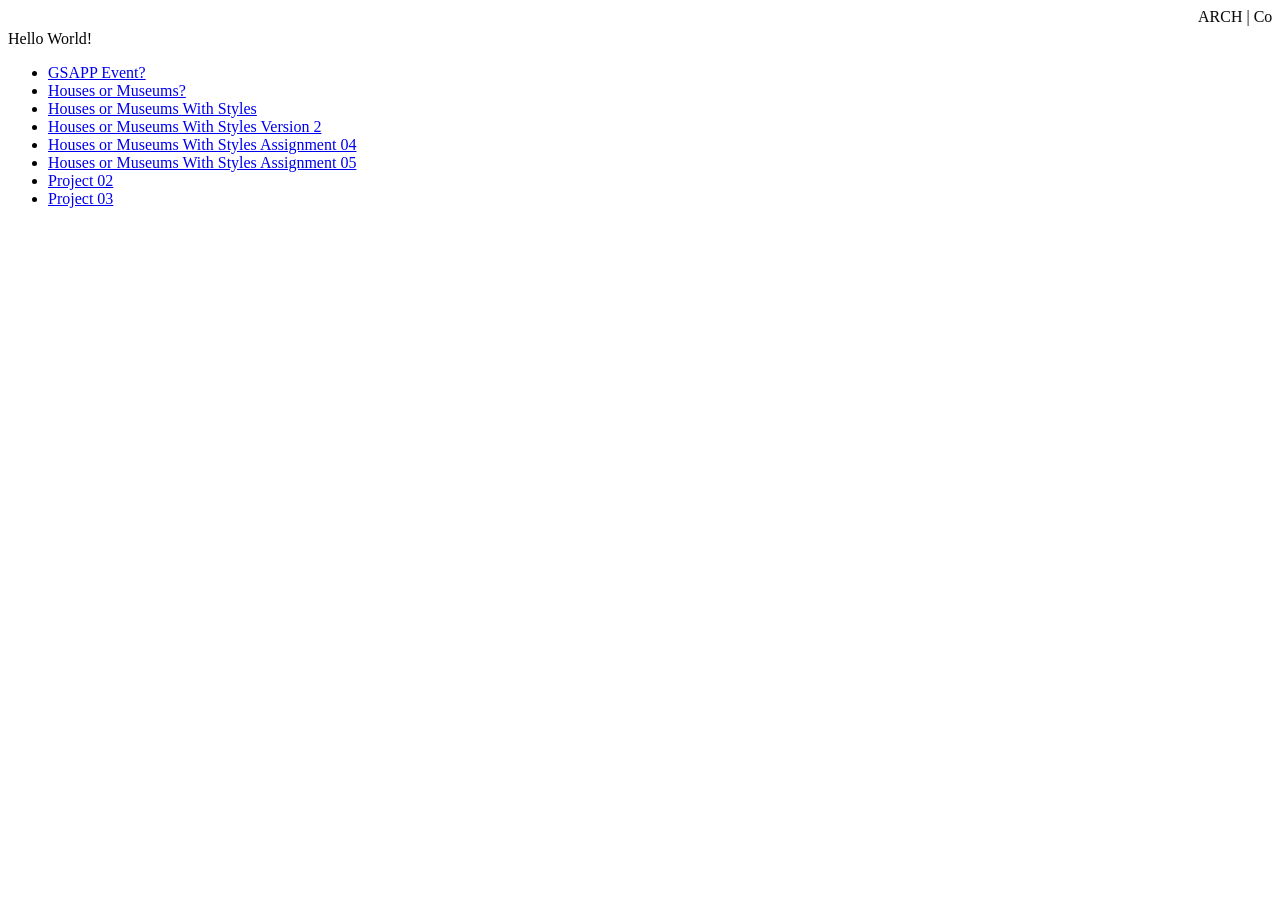
<file: index.html>
<!DOCTYPE html>
<html lang="en">
<head>
    <meta charset="UTF-8">
    <meta name="viewport" content="width=, initial-scale=1.0">
    <title><miniature-chainsaw></miniature-chainsaw></title>
</head>
<body>
    <marquee> ARCH | Coding for Spatial Practices I | Fall 2023</marquee>
    Hello World!
    <ul>
        <li>
            <a href="https://jmk2301.github.io/miniature-chainsaw/starter_code_week_02/gsapp_event/index.html"> GSAPP Event?</a>
        </li>
        <li>
            <a href="https://jmk2301.github.io/miniature-chainsaw/starter_code_week_02/houses_or_museums/index.html"> Houses or Museums?</a>
        </li>
        <li>
            <a href="../miniature-chainsaw/starter_code_week_04/houses_or_mumseum_with_styles/index.html"> Houses or Museums With Styles</a>
        </li>
        <li>
            <a href="../miniature-chainsaw/starter_code_week_04/houses_or_mumseum_with_styles_v2/index.html"> Houses or Museums With Styles Version 2</a>
        </li>
        <li>
            <a href="../miniature-chainsaw/starter_code_week_06/houses_or_mumseum_with_styles_Assignment 04/index.html">Houses or Museums With Styles Assignment 04</a>
        </li>
        <li>
            <a href="../miniature-chainsaw/starter_code_week_08/houses_or_mumseum_with_styles_Assignment 05/index English.html">Houses or Museums With Styles Assignment 05</a>
        </li>
        <li>
            <a href="../miniature-chainsaw/Project 02/index.html"> Project 02</a>
        </li>
        <li>
            <a href="../miniature-chainsaw/Project 03/index.html">Project 03</a>
        </li>
    </ul>
</body>
</html>
</file>
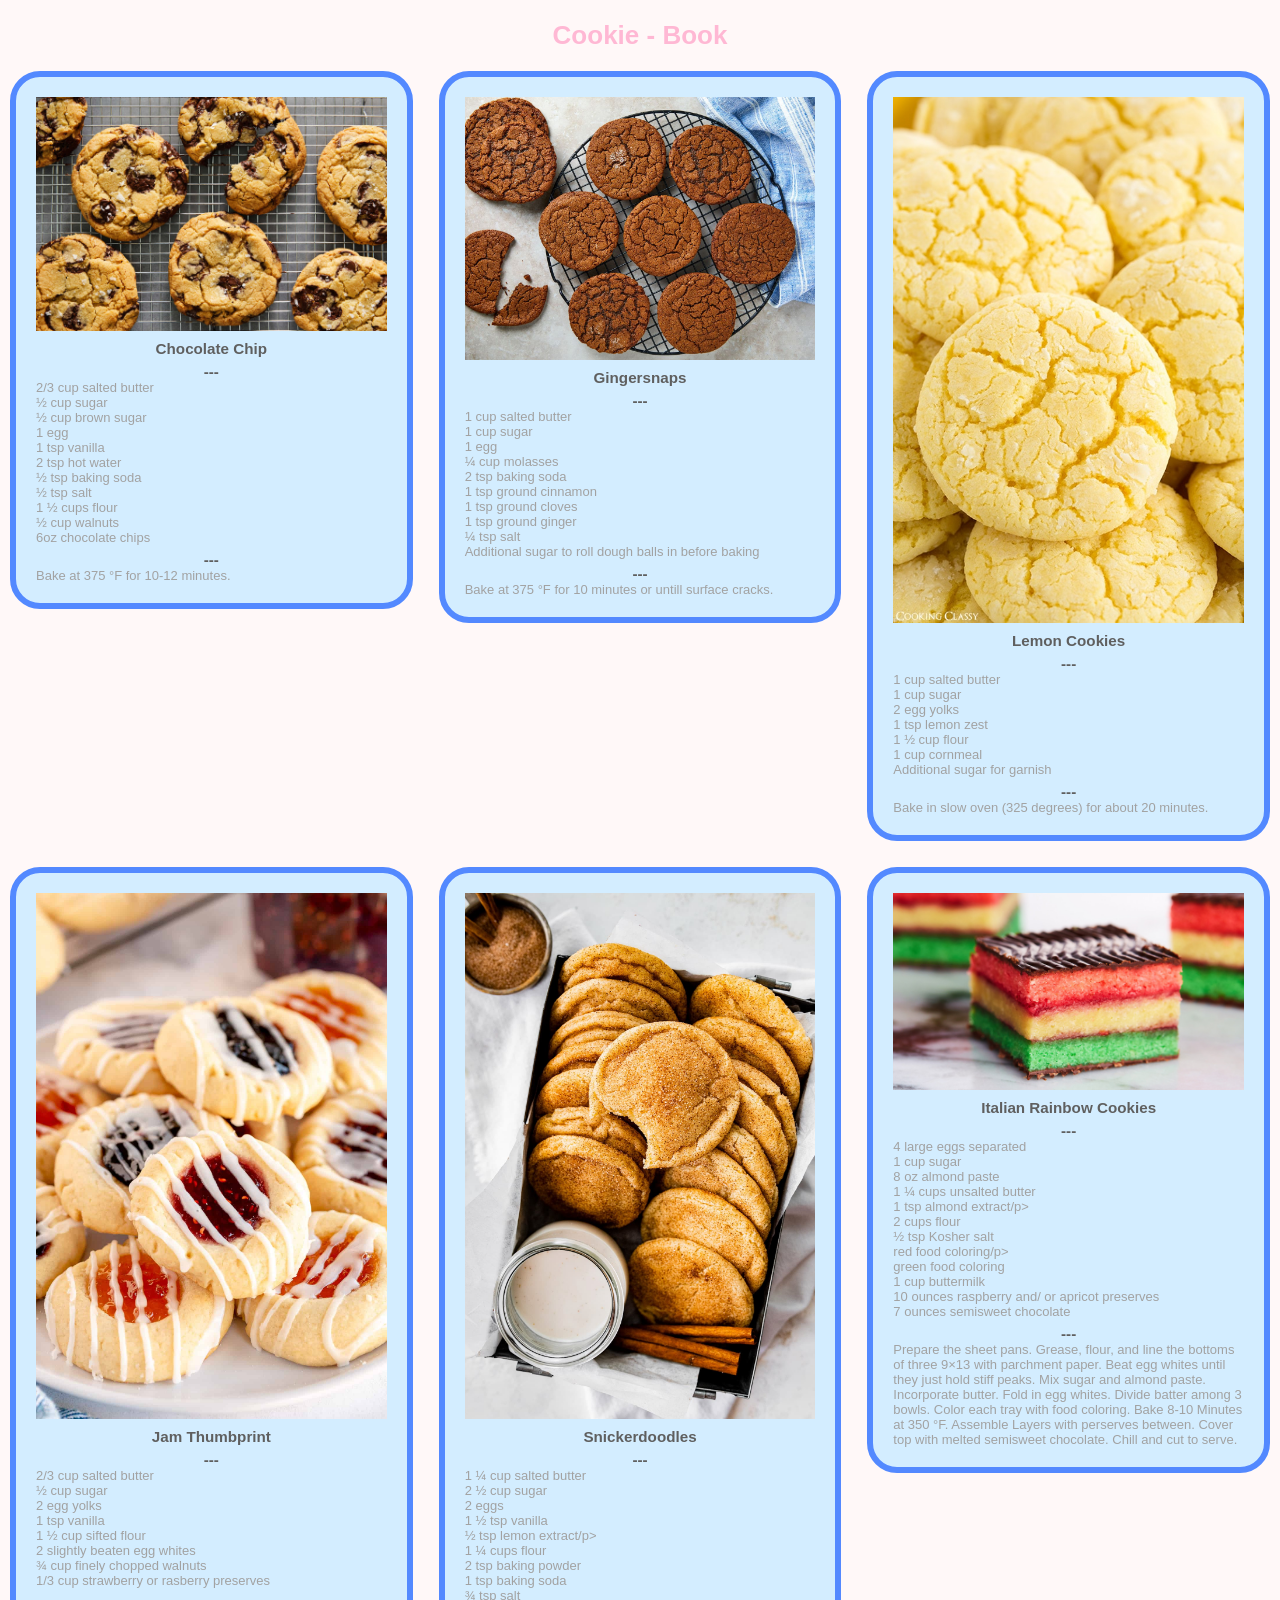
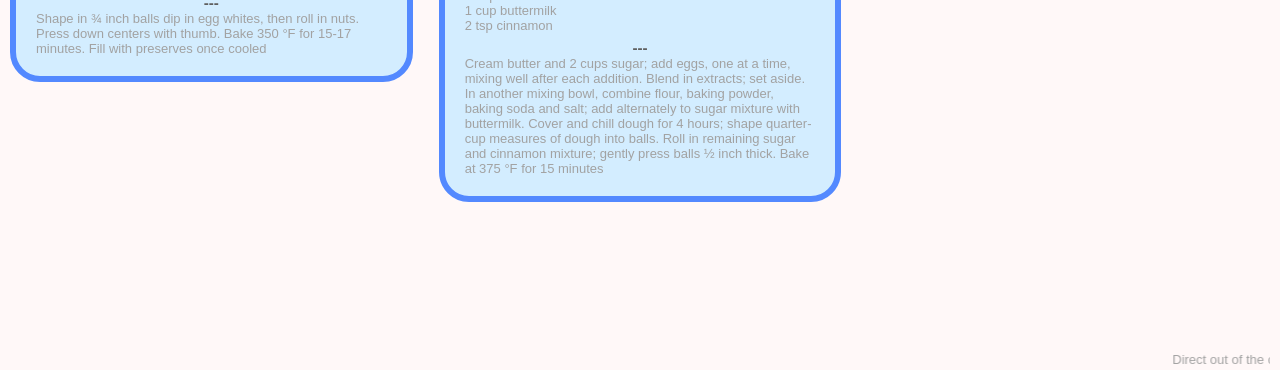
<file: Project 02/index.html>
<!DOCTYPE html>
<html lang="en">
<head>
    <meta charset="UTF-8">
    <meta name="viewport" content="width=device-width, initial-scale=1.0">
    <title>Cookie-Book</title>
    <link rel="stylesheet" href="styles.css">
</head>
<body>
    <div class=" flex-outer-container">
        <header>
            <h1> Cookie - Book</h1>
        </header>
    </div>
    <main class="grid-container">
        <article>
            <figure class="image-container">
                <img src="Images/Chocolate Chip.jpg" alt="">
            </figure>
            <div class="content-container"></div>
            <h3>Chocolate Chip</h3>
            <h3>---</h3>
            <p>2/3 cup salted butter</p>
            <p>½ cup sugar</p>
            <p>½ cup brown sugar</p>
            <p>1 egg</p>
            <p>1 tsp vanilla</p>
            <p>2 tsp hot water</p>
            <p>½ tsp baking soda</p>
            <p>½ tsp salt</p>
            <p>1 ½ cups flour</p>
            <p> ½ cup walnuts</p>
            <p>6oz chocolate chips</p>
            <h3>---</h3>
            <p>Bake at 375 °F for 10-12 minutes.</p>
        </article>
        <article>
            <figure class="image-container">
                <img src="Images/Gingersnaps.jpg" alt="">
            </figure>
            <div class="content-container"></div>
            <h3>Gingersnaps</h3>
            <h3>---</h3>
            <p>1 cup salted butter</p>
            <p>1 cup sugar</p>
            <p>1 egg</p>
            <p>¼ cup molasses</p>
            <p>2 tsp baking soda</p>
            <p>1 tsp ground cinnamon</p>
            <p>1 tsp ground cloves</p>
            <p>1 tsp ground ginger</p>
            <p>¼ tsp salt</p>
            <p>Additional sugar to roll dough balls in before baking</p>
            <h3>---</h3>
            <p>Bake at 375 °F for 10 minutes or untill surface cracks.</p>
        </article>
        <article>
            <figure class="image-container">
                <img src="Images/Lemon.jpg" alt="">
            </figure>
            <div class="content-container"></div>
            <h3>Lemon Cookies</h3>
            <h3>---</h3>
            <p>1 cup salted butter</p>
            <p>1 cup sugar</p>
            <p>2 egg yolks</p>
            <p>1 tsp lemon zest</p>
            <p>1 ½ cup flour</p>
            <p>1 cup cornmeal</p>
            <p>Additional sugar for garnish</p>
            <h3>---</h3>
            <p>Bake in slow oven (325 degrees) for about 20 minutes.  </p>
        </article>
        <article>
            <figure class="image-container">
                <img src="Images/Jam.jpg" alt="">
            </figure>
            <div class="content-container"></div>
            <h3>Jam Thumbprint</h3>
            <h3>---</h3>
            <p>2/3 cup salted butter</p>
            <p>½ cup sugar</p>
            <p>2 egg yolks</p>
            <p>1 tsp vanilla</p>
            <p>1 ½ cup sifted flour</p>
            <p>2 slightly beaten egg whites</p>
            <p>¾ cup finely chopped walnuts</p>
            <p>1/3 cup strawberry or rasberry preserves</p>
            <h3>---</h3>
            <p>Shape in ¾ inch balls dip in egg whites, then roll in nuts.  Press down centers with thumb.  Bake 350 °F for 15-17 minutes. Fill with preserves once cooled </p>
        </article>
        <article>
            <figure class="image-container">
                <img src="Images/Snickerdoodles.jpg" alt="">
            </figure>
            <div class="content-container"></div>
            <h3>Snickerdoodles</h3>
            <h3>---</h3>
            <p>1 ¼ cup salted butter</p>
            <p>2 ½ cup sugar</p>
            <p>2 eggs</p>
            <p>1 ½ tsp vanilla</p>
            <p>½ tsp lemon extract/p>
            <p>1 ¼ cups flour</p>
            <p>2 tsp baking powder</p>
            <p>1 tsp baking soda</p>
            <p>¾ tsp salt</p>
            <p>1 cup buttermilk</p>
            <p>2 tsp cinnamon</p>
            <h3>---</h3>
            <p>Cream butter and 2 cups sugar; add eggs, one at a time, mixing well after each addition.  Blend in extracts; set aside.  In another mixing bowl, combine flour, baking powder, baking soda and salt; add alternately to sugar mixture with buttermilk.  Cover and chill dough for 4 hours; shape quarter-cup measures of dough into balls.  Roll in remaining sugar and cinnamon mixture; gently press balls ½ inch thick. Bake at 375 °F for 15 minutes</p>
        </article>
        <article>
            <figure class="image-container">
                <img src="Images/Rainbow.jpg"">
            </figure>
            <div class="content-container"></div>
            <h3>Italian Rainbow Cookies</h3>
            <h3>---</h3>
            <p>4 large eggs separated</p>
            <p>1 cup sugar</p>
            <p>8 oz almond paste</p>
            <p>1 ¼ cups unsalted butter</p>
            <p>1 tsp almond extract/p>
            <p>2 cups flour</p>
            <p>½ tsp Kosher salt</p>
            <p>red food coloring/p>
            <p>green food coloring</p>
            <p>1 cup buttermilk</p>
            <p>10 ounces raspberry and/ or apricot preserves</p>
            <p>7 ounces semisweet chocolate</p>
            <h3>---</h3>
            <p>Prepare the sheet pans.
                Grease, flour, and line the bottoms of three 9×13 with parchment paper. Beat egg whites until they just hold stiff peaks. Mix sugar and almond paste. Incorporate butter. Fold in egg whites. Divide batter among 3 bowls. Color each tray with food coloring. Bake 8-10 Minutes at 350 °F. Assemble Layers with perserves between. Cover top with melted semisweet chocolate. Chill and cut to serve. </p>
        </article>
    </div>
    </main>
    <div>
        <Footer>
            <marquee>Direct out of the cookbook of Italian Grandmothers!</marquee>
        </Footer>
    </div>
</body>
</file>
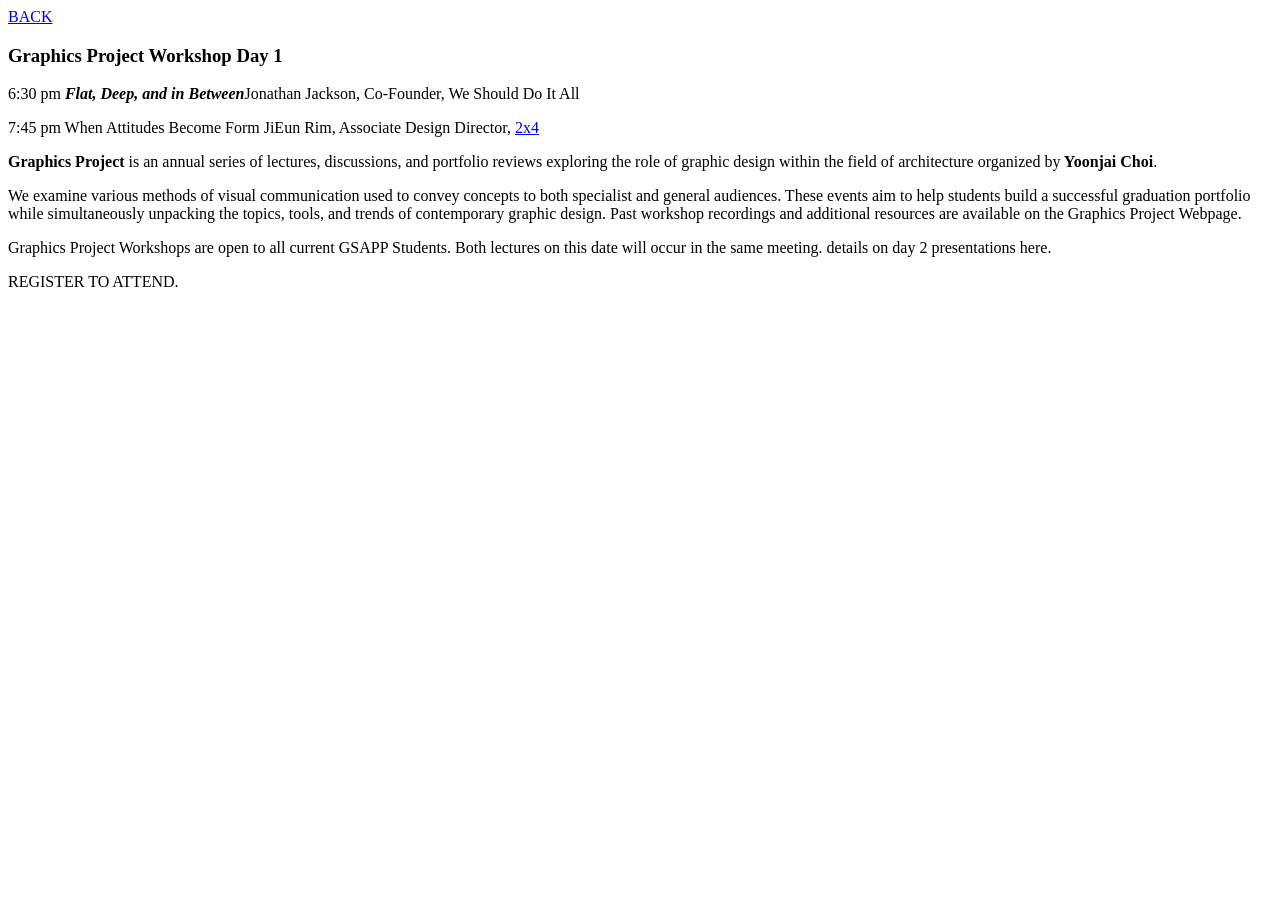
<file: starter_code_week_02/gsapp_event/index.html>
<!DOCTYPE html>
<html lang="en">
<head>
    <meta charset="UTF-8">
    <meta name="viewport" content="width=device-width, initial-scale=1.0">
    <title>GSAPP Event</title>
</head>
<body>
    <div>
        <a href="../../index.html">BACK</a>   
    </div>

   <h3>Graphics Project Workshop Day 1</h3>
        <p>6:30 pm<strong><em> Flat, Deep, and in Between</em></strong>Jonathan Jackson, Co-Founder, We Should Do It All</p>   
        <p>7:45 pm When Attitudes Become Form JiEun Rim, Associate Design Director, <a href="https://2x4.org">2x4</a></p>

        <p><strong>Graphics Project</strong> is an annual series of lectures, discussions, and portfolio reviews exploring the role of graphic design within the field of architecture organized by<strong> Yoonjai Choi</strong>.</p>
        <p>We examine various methods of visual communication used to convey concepts to both specialist and general audiences. These events aim to help students build a successful graduation portfolio while simultaneously unpacking the topics, tools, and trends of contemporary graphic design. Past workshop recordings and additional resources are available on the Graphics Project Webpage.</p>
        <p>Graphics Project Workshops are open to all current GSAPP Students. Both lectures on this date will occur in the same meeting. details on day 2 presentations here.</p>

        <p>REGISTER TO ATTEND.</p>
</body>
</html>
</file>
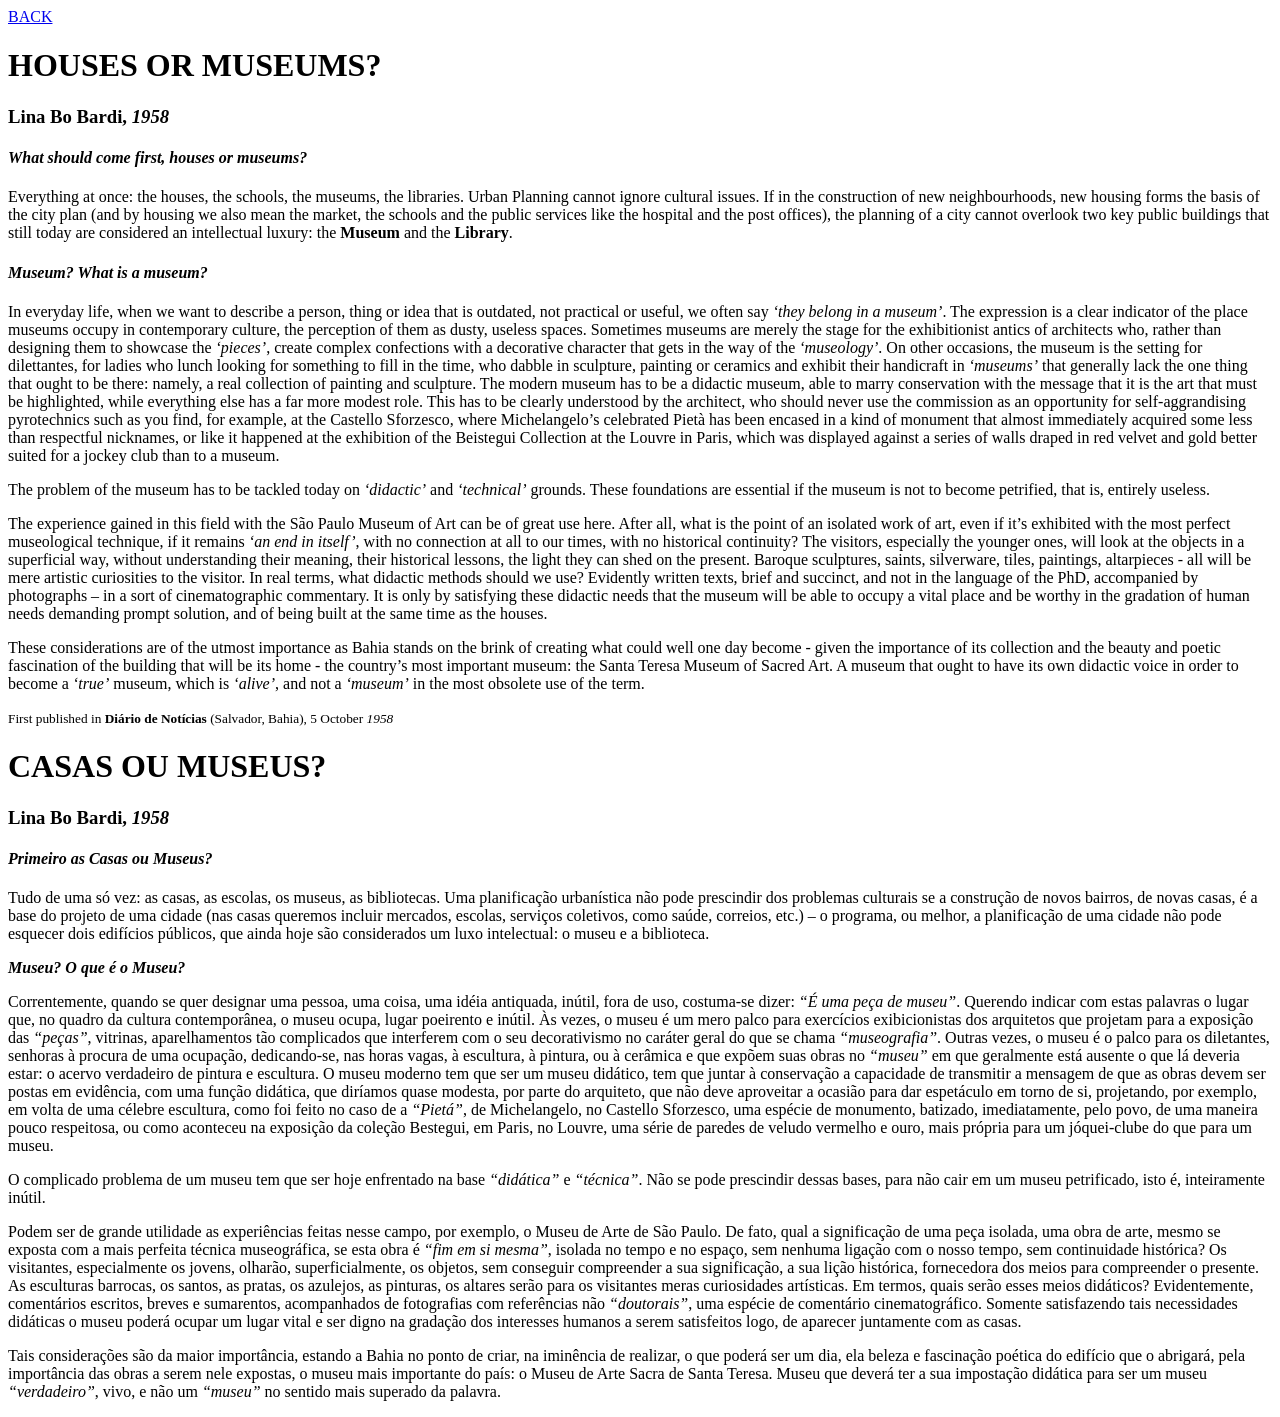
<file: starter_code_week_02/houses_or_museums/index.html>
<!DOCTYPE html>
<html lang="en">
<head>
    <meta charset="UTF-8">
    <title>Exercise 01 | Houses or Museums?</title>
</head>
<body>
    <div>
        <a href="../../index.html">BACK</a>
    </div>
    <h1>HOUSES OR MUSEUMS?</h1>
    <h3>Lina Bo Bardi, <em>1958</em></h3>
    <h4><em>What should come first, houses or museums?</em></h4></p>
    <P>Everything at once: the houses, the schools, the museums, the libraries. Urban Planning cannot ignore cultural issues. If in the construction of new neighbourhoods, new housing forms the basis of the city plan (and by housing we also mean the market, the schools and the public services like the hospital and the post offices), the planning of a city cannot overlook two key public buildings that still today are considered an intellectual luxury: the <strong>Museum</strong> and the <strong>Library</strong>.</P>
    <h4><em>Museum? What is a museum?</em></h4>
    <p>In everyday life, when we want to describe a person, thing or idea that is outdated, not practical or useful, we often say <em>‘they belong in a museum’</em>. The expression is a clear indicator of the place museums occupy in contemporary culture, the perception of them as dusty, useless spaces. Sometimes museums are merely the stage for the exhibitionist antics of architects who, rather than designing them to showcase the <em>‘pieces’</em>, create complex confections with a decorative character that gets in the way of the <em>‘museology’</em>. On other occasions, the museum is the setting for dilettantes, for ladies who lunch looking for something to fill in the time, who dabble in sculpture, painting or ceramics and exhibit their handicraft in <em>‘museums’</em> that generally lack the one thing that ought to be there: namely, a real collection of painting and sculpture. The modern museum has to be a didactic museum, able to marry conservation with the message that it is the art that must be highlighted, while everything else has a far more modest role. This has to be clearly understood by the architect, who should never use the commission as an opportunity for self-aggrandising pyrotechnics such as you find, for example, at the Castello Sforzesco, where Michelangelo’s celebrated Pietà has been encased in a kind of monument that almost immediately acquired some less than respectful nicknames, or like it happened at the exhibition of the Beistegui Collection at the Louvre in Paris, which was displayed against a series of walls draped in red velvet and gold better suited for a jockey club than to a museum.</p>
    <P>The problem of the museum has to be tackled today on <em>‘didactic’</em> and <em>‘technical’</em> grounds. These foundations are essential if the museum is not to become petrified, that is, entirely useless.</P>
    <p>The experience gained in this field with the São Paulo Museum of Art can be of great use here. After all, what is the point of an isolated work of art, even if it’s exhibited with the most perfect museological technique, if it remains <em>‘an end in itself’</em>, with no connection at all to our times, with no historical continuity? The visitors, especially the younger ones, will look at the objects in a superficial way, without understanding their meaning, their historical lessons, the light they can shed on the present. Baroque sculptures, saints, silverware, tiles, paintings, altarpieces - all will be mere artistic curiosities to the visitor. In real terms, what didactic methods should we use? Evidently written texts, brief and succinct, and not in the language of the PhD, accompanied by photographs – in a sort of cinematographic commentary. It is only by satisfying these didactic needs that the museum will be able to occupy a vital place and be worthy in the gradation of human needs demanding prompt solution, and of being built at the same time as the houses.</p>
    <P>These considerations are of the utmost importance as Bahia stands on the brink of creating what could well one day become - given the importance of its collection and the beauty and poetic fascination of the building that will be its home - the country’s most important museum: the Santa Teresa Museum of Sacred Art. A museum that ought to have its own didactic voice in order to become a <em>‘true’</em> museum, which is <em>‘alive’</em>, and not a <em>‘museum’</em> in the most obsolete use of the term.</P>
    <p><small>First published in <strong>Diário de Notícias</strong> (Salvador, Bahia), 5 October <em>1958</em></small></p>

    <h1>CASAS OU MUSEUS?</h1>
    <h3>Lina Bo Bardi, <em>1958</em></h3>
    <h4><em>Primeiro as Casas ou Museus? </em></h4>
    <p>Tudo de uma só vez: as casas, as escolas, os museus, as bibliotecas. Uma planificação urbanística não pode prescindir dos problemas culturais se a construção de novos bairros, de novas casas, é a base do projeto de uma cidade (nas casas queremos incluir mercados, escolas, serviços coletivos, como saúde, correios, etc.) – o programa, ou melhor, a planificação de uma cidade não pode esquecer dois edifícios públicos, que ainda hoje são considerados um luxo intelectual: o museu e a biblioteca.</p>
    <p><strong><em>Museu? O que é o Museu? </em></strong></p>
    <p>Correntemente, quando se quer designar uma pessoa, uma coisa, uma idéia antiquada, inútil, fora de uso, costuma-se dizer: <em>“É uma peça de museu”</em>. Querendo indicar com estas palavras o lugar que, no quadro da cultura contemporânea, o museu ocupa, lugar poeirento e inútil. Às vezes, o museu é um mero palco para exercícios exibicionistas dos arquitetos que projetam para a exposição das <em>“peças”</em>, vitrinas, aparelhamentos tão complicados que interferem com o seu decorativismo no caráter geral do que se chama <em>“museografia”</em>. Outras vezes, o museu é o palco para os diletantes, senhoras à procura de uma ocupação, dedicando-se, nas horas vagas, à escultura, à pintura, ou à cerâmica e que expõem suas obras no <em>“museu”</em> em que geralmente está ausente o que lá deveria estar: o acervo verdadeiro de pintura e escultura. O museu moderno tem que ser um museu didático, tem que juntar à conservação a capacidade de transmitir a mensagem de que as obras devem ser postas em evidência, com uma função didática, que diríamos quase modesta, por parte do arquiteto, que não deve aproveitar a ocasião para dar espetáculo em torno de si, projetando, por exemplo, em volta de uma célebre escultura, como foi feito no caso de a <em>“Pietá”</em>, de Michelangelo, no Castello Sforzesco, uma espécie de monumento, batizado, imediatamente, pelo povo, de uma maneira pouco respeitosa, ou como aconteceu na exposição da coleção Bestegui, em Paris, no Louvre, uma série de paredes de veludo vermelho e ouro, mais própria para um jóquei-clube do que para um museu.</p>
    <P>O complicado problema de um museu tem que ser hoje enfrentado na base <em>“didática”</em> e <em>“técnica”</em>. Não se pode prescindir dessas bases, para não cair em um museu petrificado, isto é, inteiramente inútil.</P>
    <p>Podem ser de grande utilidade as experiências feitas nesse campo, por exemplo, o Museu de Arte de São Paulo. De fato, qual a significação de uma peça isolada, uma obra de arte, mesmo se exposta com a mais perfeita técnica museográfica, se esta obra é <em>“fim em si mesma”</em>, isolada no tempo e no espaço, sem nenhuma ligação com o nosso tempo, sem continuidade histórica? Os visitantes, especialmente os jovens, olharão, superficialmente, os objetos, sem conseguir compreender a sua significação, a sua lição histórica, fornecedora dos meios para compreender o presente. As esculturas barrocas, os santos, as pratas, os azulejos, as pinturas, os altares serão para os visitantes meras curiosidades artísticas. Em termos, quais serão esses meios didáticos? Evidentemente, comentários escritos, breves e sumarentos, acompanhados de fotografias com referências não <em>“doutorais”</em>, uma espécie de comentário cinematográfico. Somente satisfazendo tais necessidades didáticas o museu poderá ocupar um lugar vital e ser digno na gradação dos interesses humanos a serem satisfeitos logo, de aparecer juntamente com as casas.</p>
    <p>Tais considerações são da maior importância, estando a Bahia no ponto de criar, na iminência de realizar, o que poderá ser um dia, ela beleza e fascinação poética do edifício que o abrigará, pela importância das obras a serem nele expostas, o museu mais importante do país: o Museu de Arte Sacra de Santa Teresa. Museu que deverá ter a sua impostação didática para ser um museu <em>“verdadeiro”</em>, vivo, e não um <em>“museu”</em> no sentido mais superado da palavra.</p>
</body>
</html>
</file>
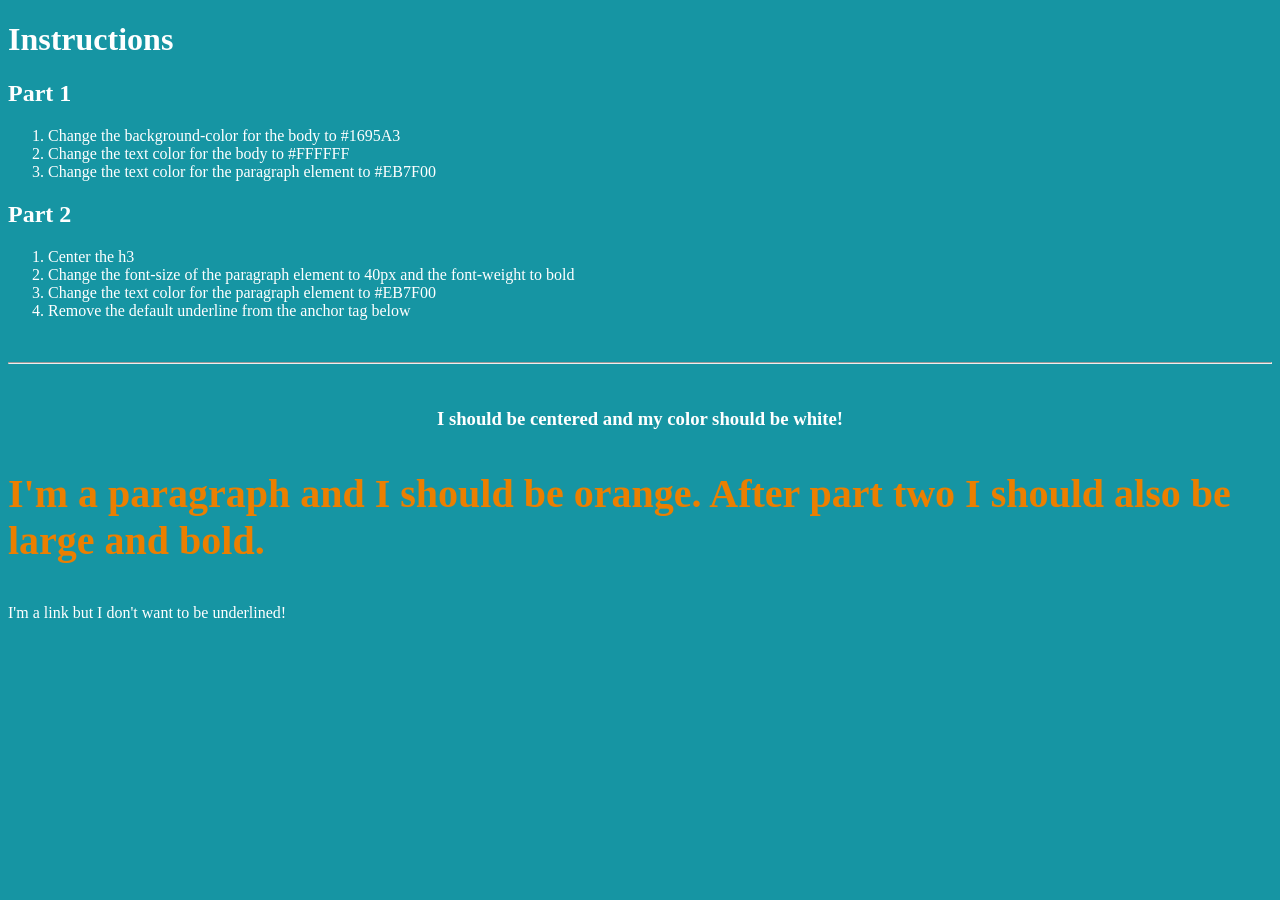
<file: starter_code_week_04/css_practice/index.html>
<!DOCTYPE html>
<html lang="en">
<head>
	<meta charset="UTF-8">
	<title>CSS Practice</title>
	<!-- Add link to stylesheet here -->
	<link rel="stylesheet" href="css/style.css">
</head>
<body>
	<h1>Instructions</h1>

	<h2>Part 1</h2>
	<ol>
		<li>Change the background-color for the body to #1695A3</li>
		<li>Change the text color for the body to #FFFFFF</li>
		<li>Change the text color for the paragraph element to #EB7F00</li>
	</ol>

	<h2>Part 2</h2>
	<ol>
		<li>Center the h3</li>
		<li>Change the font-size of the paragraph element to 40px and the font-weight to bold</li>
		<li>Change the text color for the paragraph element to #EB7F00</li>
		<li>Remove the default underline from the anchor tag below</li>
	</ol>

	<br>
	<hr>
	<br>

	<h3>I should be centered and my color should be white!</h3>
	<p>I'm a paragraph and I should be orange. After part two I should also be large and bold.</p>
	<a href="http://www.google.com">I'm a link but I don't want to be underlined!</a>
</body>
</html>
</file>
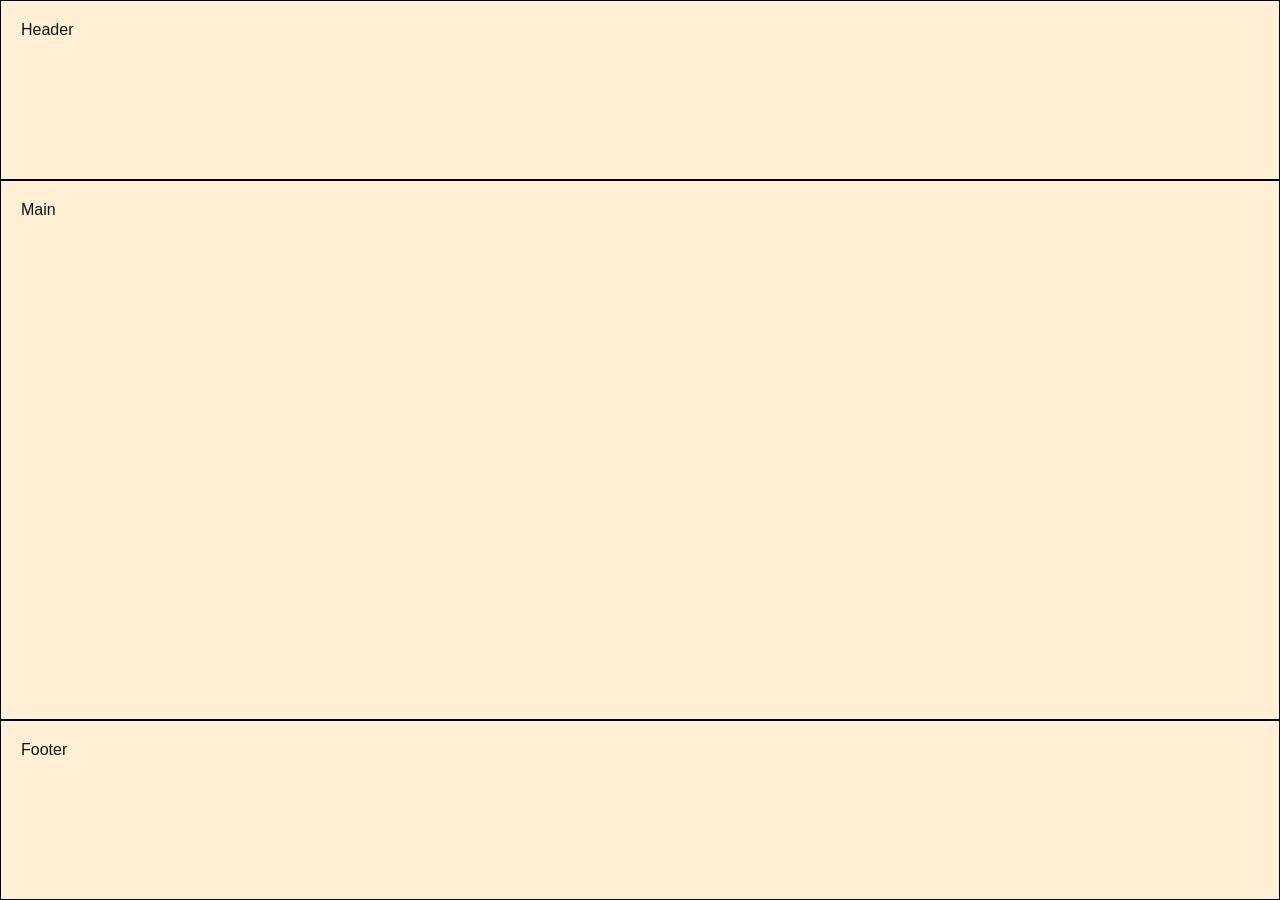
<file: starter_code_week_04/full_height_webpage/index.html>
<!DOCTYPE html>
<html lang="en">
<head>
    <meta charset="UTF-8">
    <title>Full Height Webpage</title>
    <link rel="stylesheet" href="style.css">
</head>
<body>
  <div class="container">
    <header>Header</header>
    <main>Main</main>
    <footer>Footer</footer>
  </div>    
</body>
</html>
</file>
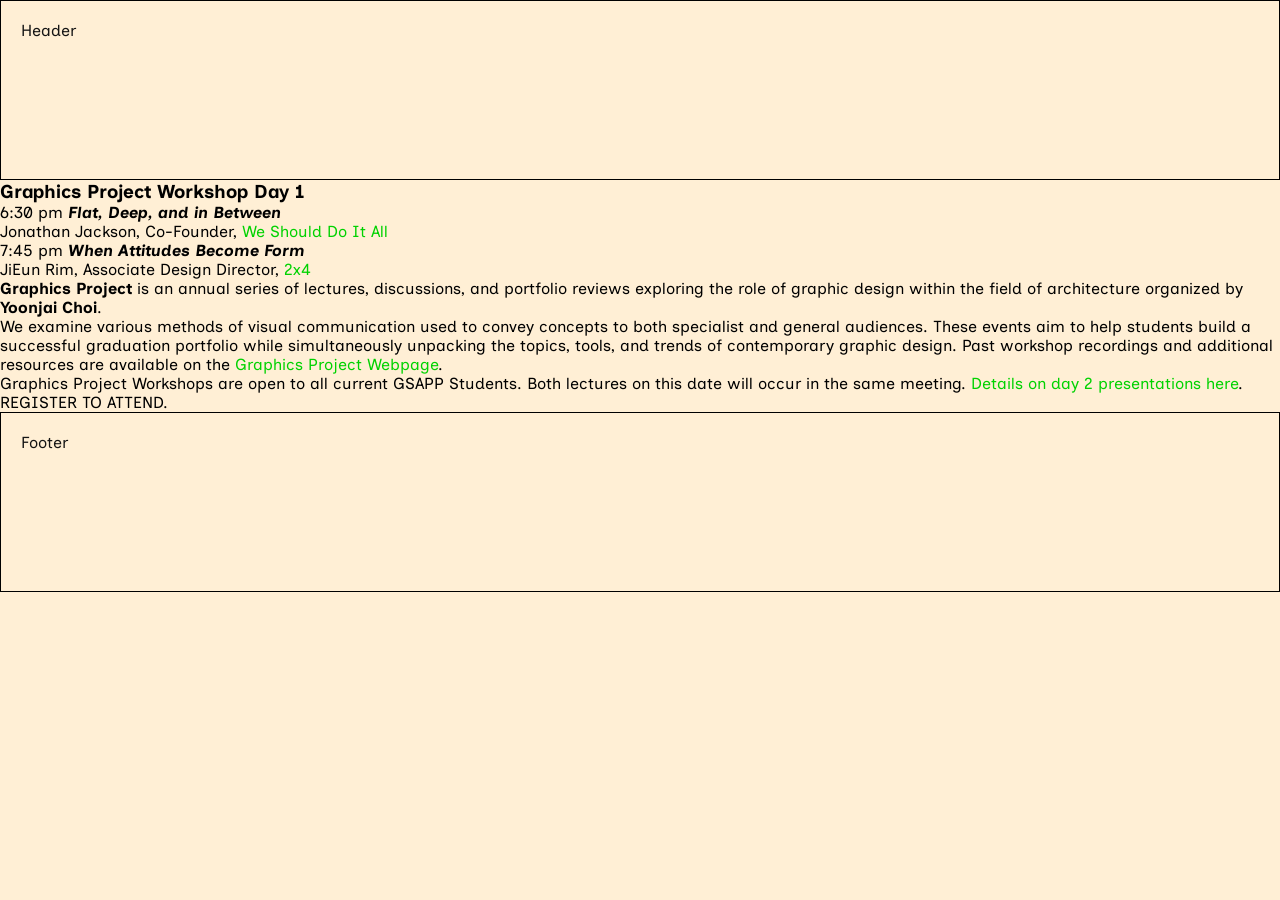
<file: starter_code_week_04/gsapp_event_with_styles/index.html>
<!DOCTYPE html>
<html lang="en">
<head>
    <meta charset="UTF-8">
    <meta name="viewport" content="width=device-width, initial-scale=1.0">
    <title>GSAPP Event</title>
</head><link rel="stylesheet" href="styles.css">
<link rel="preconnect" href="https://fonts.googleapis.com">
<link rel="preconnect" href="https://fonts.gstatic.com" crossorigin>
<link href="https://fonts.googleapis.com/css2?family=Inclusive+Sans:ital@1&display=swap" rel="stylesheet">

<div class="container">
    <header>Header</header>
<body>

    <h3>Graphics Project Workshop Day 1</h3>

    <p>6:30 pm <strong><em>Flat, Deep, and in Between</em></strong> <br>Jonathan Jackson, Co-Founder, <a class="neon" href="https://wsdia.com/">We Should Do It All</a></p>

    <p>7:45 pm <strong><em>When Attitudes Become Form</em></strong> <br>JiEun Rim, Associate Design Director, <a class="neon" href="https://2x4.org/">2x4</a></p>

    <p><strong>Graphics Project</strong> is an annual series of lectures, discussions, and portfolio reviews exploring the role of graphic design within the field of architecture organized by <span class="bold">Yoonjai Choi</span>.</p>
    
    <p>We examine various methods of visual communication used to convey concepts to both specialist and general audiences. These events aim to help students build a successful graduation portfolio while simultaneously unpacking the topics, tools, and trends of contemporary graphic design. Past workshop recordings and additional resources are available on the <a class="neon" href="https://www.arch.columbia.edu/graphics-project">Graphics Project Webpage</a>.</p>

    <p>Graphics Project Workshops are open to all current GSAPP Students. Both lectures on this date will occur in the same meeting. <a class="neon" href="">Details on day 2 presentations here</a>.</p>

    <p>REGISTER TO ATTEND.</p>
    <footer>Footer</footer>
</div>  
</body>
</html>
</file>
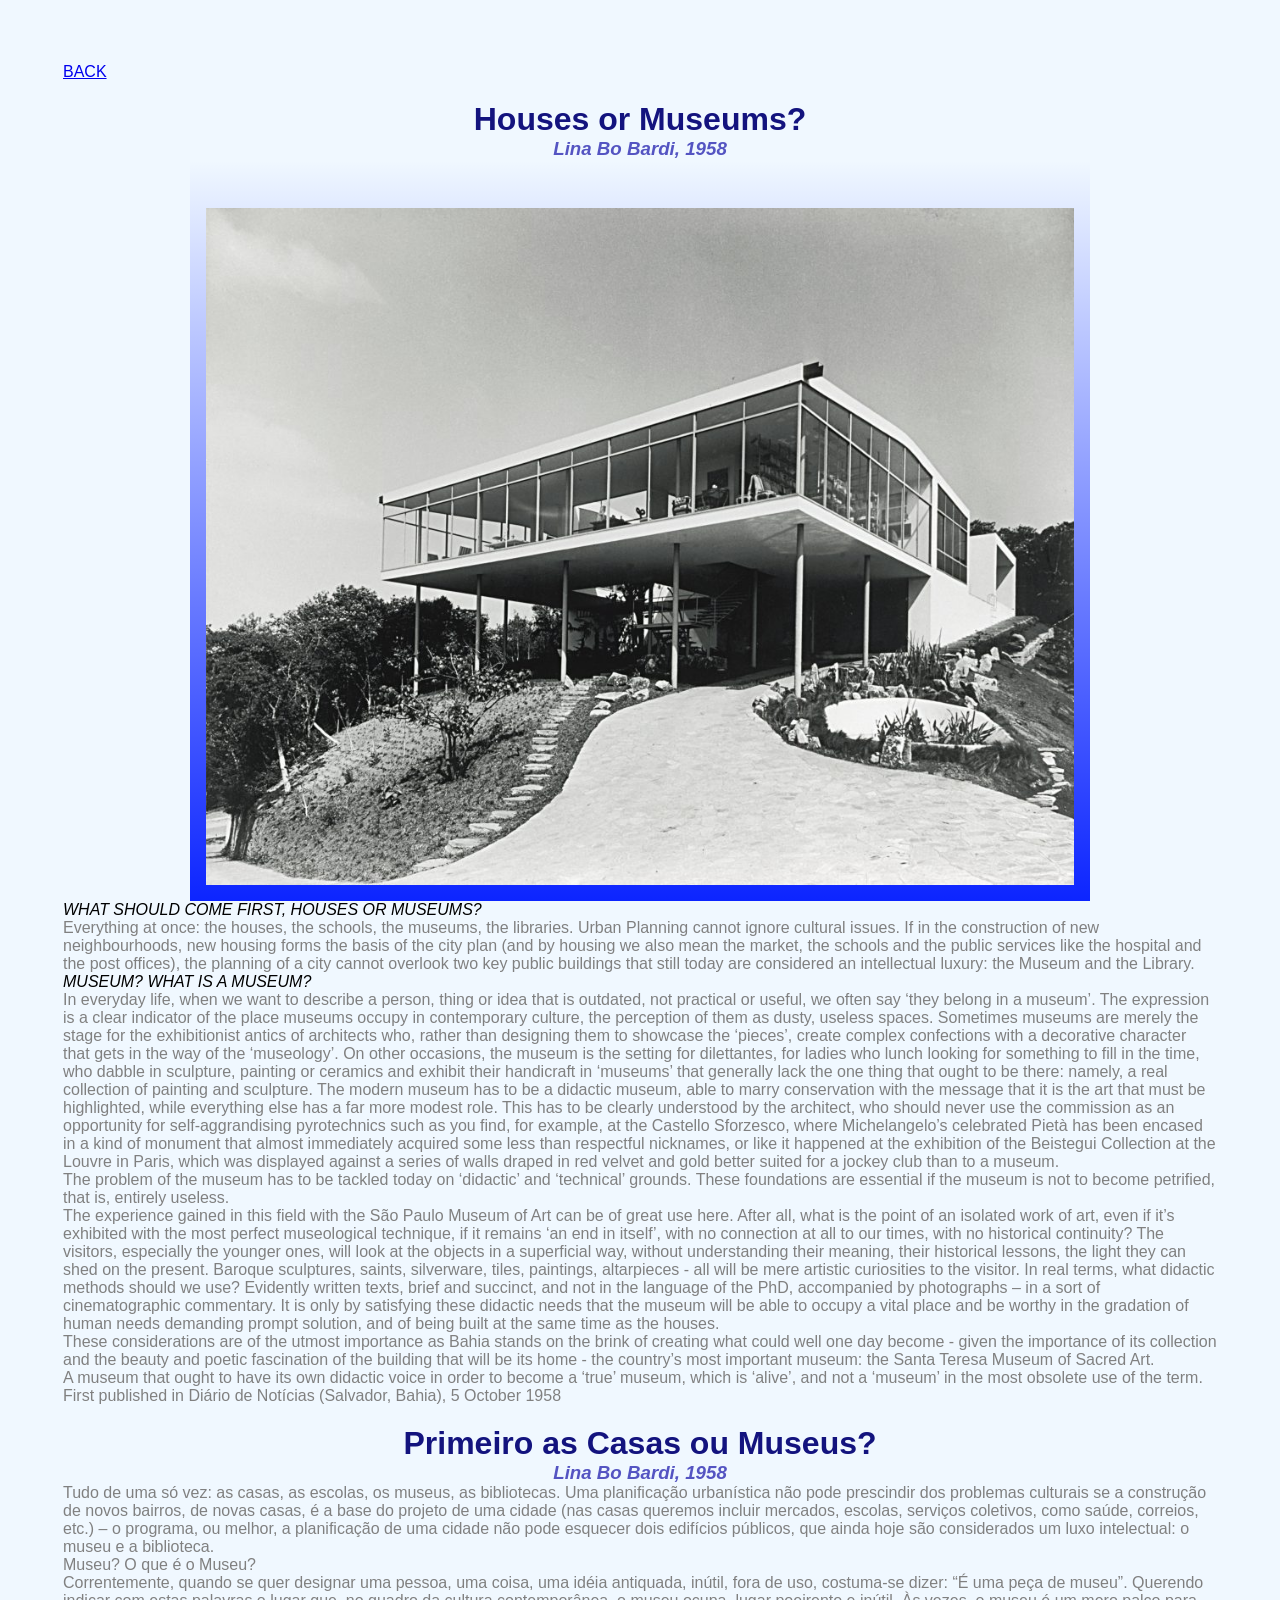
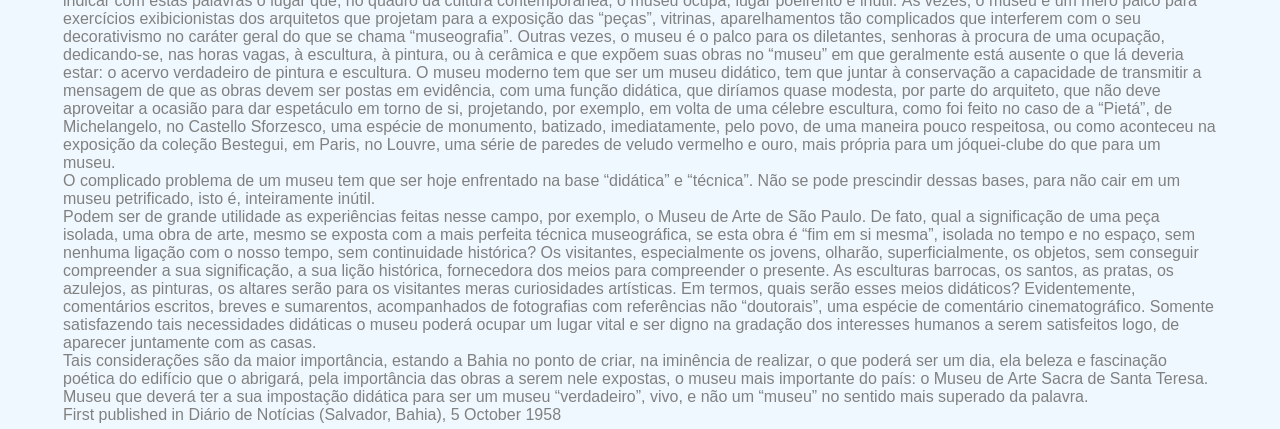
<file: starter_code_week_04/houses_or_mumseum_with_styles/index.html>
<!DOCTYPE html>
<html lang="en">
<link rel="stylesheet" href="./styles.css">
<head>
    <meta charset="UTF-8">
    <title>Exercise 01 | Houses or Museums?</title>
</head>
<body>
    <div>
        <a href="../../index.html">BACK</a>   
    </div>
    <div>
        <h1>Houses or Museums?</h1>
        <h3>Lina Bo Bardi, 1958</h3>

        <figure>
            <img src="./img/Lina-Bo-Bardi-Glass-House-Casa-de-Vidro-1024x799.jpg" alt="">
        </figure>

        <p><em>What should come first, houses or museums? </em></p>
        <p>Everything at once: the houses, the schools, the museums, the libraries. Urban Planning cannot ignore cultural issues. If in the construction of new neighbourhoods, new housing forms the basis of the city plan (and by housing we also mean the market, the schools and the public services like the hospital and the post offices), the planning of a city cannot overlook two key public buildings that still today are considered an intellectual luxury: the Museum and the Library.</p>

        <p><em>Museum? What is a museum?</em></p>

        <p>In everyday life, when we want to describe a person, thing or idea that is outdated, not practical or useful, we often say ‘they belong in a museum’. The expression is a clear indicator of the place museums occupy in contemporary culture, the perception of them as dusty, useless spaces. Sometimes museums are merely the stage for the exhibitionist antics of architects who, rather than designing them to showcase the ‘pieces’, create complex confections with a decorative character that gets in the way of the ‘museology’. On other occasions, the museum is the setting for dilettantes, for ladies who lunch looking for something to fill in the time, who dabble in sculpture, painting or ceramics and exhibit their handicraft in ‘museums’ that generally lack the one thing that ought to be there: namely, a real collection of painting and sculpture. The modern museum has to be a didactic museum, able to marry conservation with the message that it is the art that must be highlighted, while everything else has a far more modest role. This has to be clearly understood by the architect, who should never use the commission as an opportunity for self-aggrandising pyrotechnics such as you find, for example, at the Castello Sforzesco, where Michelangelo’s celebrated Pietà has been encased in a kind of monument that almost immediately acquired some less than respectful nicknames, or like it happened at the exhibition of the Beistegui Collection at the Louvre in Paris, which was displayed against a series of walls draped in red velvet and gold better suited for a jockey club than to a museum.</p>

        <p>The problem of the museum has to be tackled today on ‘didactic’ and ‘technical’ grounds. These foundations are essential if the museum is not to become petrified, that is, entirely useless.</p>

        <p>The experience gained in this field with the São Paulo Museum of Art can be of great use here. After all, what is the point of an isolated work of art, even if it’s exhibited with the most perfect museological technique, if it remains ‘an end in itself’, with no connection at all to our times, with no historical continuity? The visitors, especially the younger ones, will look at the objects in a superficial way, without understanding their meaning, their historical lessons, the light they can shed on the present. Baroque sculptures, saints, silverware, tiles, paintings, altarpieces - all will be mere artistic curiosities to the visitor. In real terms, what didactic methods should we use? Evidently written texts, brief and succinct, and not in the language of the PhD, accompanied by photographs – in a sort of cinematographic commentary. It is only by satisfying these didactic needs that the museum will be able to occupy a vital place and be worthy in the gradation of human needs demanding prompt solution, and of being built at the same time as the houses.</p>

        <p>These considerations are of the utmost importance as Bahia stands on the brink of creating what could well one day become - given the importance of its collection and the beauty and poetic fascination of the building that will be its home - the country’s most important museum: the Santa Teresa Museum of Sacred Art.</p>

        <p>A museum that ought to have its own didactic voice in order to become a ‘true’ museum, which is ‘alive’, and not a ‘museum’ in the most obsolete use of the term.</p>
      
        <p>First published in Diário de Notícias (Salvador, Bahia), 5 October 1958</p>
    </div>
    <div>
        <h1>Primeiro as Casas ou Museus?</h1>
        <h3>Lina Bo Bardi, 1958</h3>

        <p>Tudo de uma só vez: as casas, as escolas, os museus, as bibliotecas. Uma planificação urbanística não pode prescindir dos problemas culturais se a construção de novos bairros, de novas casas, é a base do projeto de uma cidade (nas casas queremos incluir mercados, escolas, serviços coletivos, como saúde, correios, etc.) – o programa, ou melhor, a planificação de uma cidade não pode esquecer dois edifícios públicos, que ainda hoje são considerados um luxo intelectual: o museu e a biblioteca.</p>

        <p>Museu? O que é o Museu? </p>

        <p>Correntemente, quando se quer designar uma pessoa, uma coisa, uma idéia antiquada, inútil, fora de uso, costuma-se dizer: “É uma peça de museu”. Querendo indicar com estas palavras o lugar que, no quadro da cultura contemporânea, o museu ocupa, lugar poeirento e inútil. Às vezes, o museu é um mero palco para exercícios exibicionistas dos arquitetos que projetam para a exposição das “peças”, vitrinas, aparelhamentos tão complicados que interferem com o seu decorativismo no caráter geral do que se chama “museografia”. Outras vezes, o museu é o palco para os diletantes, senhoras à procura de uma ocupação, dedicando-se, nas horas vagas, à escultura, à pintura, ou à cerâmica e que expõem suas obras no “museu” em que geralmente está ausente o que lá deveria estar: o acervo verdadeiro de pintura e escultura. O museu moderno tem que ser um museu didático, tem que juntar à conservação a capacidade de transmitir a mensagem de que as obras devem ser postas em evidência, com uma função didática, que diríamos quase modesta, por parte do arquiteto, que não deve aproveitar a ocasião para dar espetáculo em torno de si, projetando, por exemplo, em volta de uma célebre escultura, como foi feito no caso de a “Pietá”, de Michelangelo, no Castello Sforzesco, uma espécie de monumento, batizado, imediatamente, pelo povo, de uma maneira pouco respeitosa, ou como aconteceu na exposição da coleção Bestegui, em Paris, no Louvre, uma série de paredes de veludo vermelho e ouro, mais própria para um jóquei-clube do que para um museu.</p>

        <p>O complicado problema de um museu tem que ser hoje enfrentado na base “didática” e “técnica”. Não se pode prescindir dessas bases, para não cair em um museu petrificado, isto é, inteiramente inútil.</p>

        <p>Podem ser de grande utilidade as experiências feitas nesse campo, por exemplo, o Museu de Arte de São Paulo. De fato, qual a significação de uma peça isolada, uma obra de arte, mesmo se exposta com a mais perfeita técnica museográfica, se esta obra é “fim em si mesma”, isolada no tempo e no espaço, sem nenhuma ligação com o nosso tempo, sem continuidade histórica? Os visitantes, especialmente os jovens, olharão, superficialmente, os objetos, sem conseguir compreender a sua significação, a sua lição histórica, fornecedora dos meios para compreender o presente. As esculturas barrocas, os santos, as pratas, os azulejos, as pinturas, os altares serão para os visitantes meras curiosidades artísticas. Em termos, quais serão esses meios didáticos? Evidentemente, comentários escritos, breves e sumarentos, acompanhados de fotografias com referências não “doutorais”, uma espécie de comentário cinematográfico. Somente satisfazendo tais necessidades didáticas o museu poderá ocupar um lugar vital e ser digno na gradação dos interesses humanos a serem satisfeitos logo, de aparecer juntamente com as casas.</p>

        <p>Tais considerações são da maior importância, estando a Bahia no ponto de criar, na iminência de realizar, o que poderá ser um dia, ela beleza e fascinação poética do edifício que o abrigará, pela importância das obras a serem nele expostas, o museu mais importante do país: o Museu de Arte Sacra de Santa Teresa.</p>

        <p>Museu que deverá ter a sua impostação didática para ser um museu “verdadeiro”, vivo, e não um “museu” no sentido mais superado da palavra.</p>
    
        <p>First published in Diário de Notícias (Salvador, Bahia), 5 October 1958</p>
    </div>
    
</body>
</html>
</file>
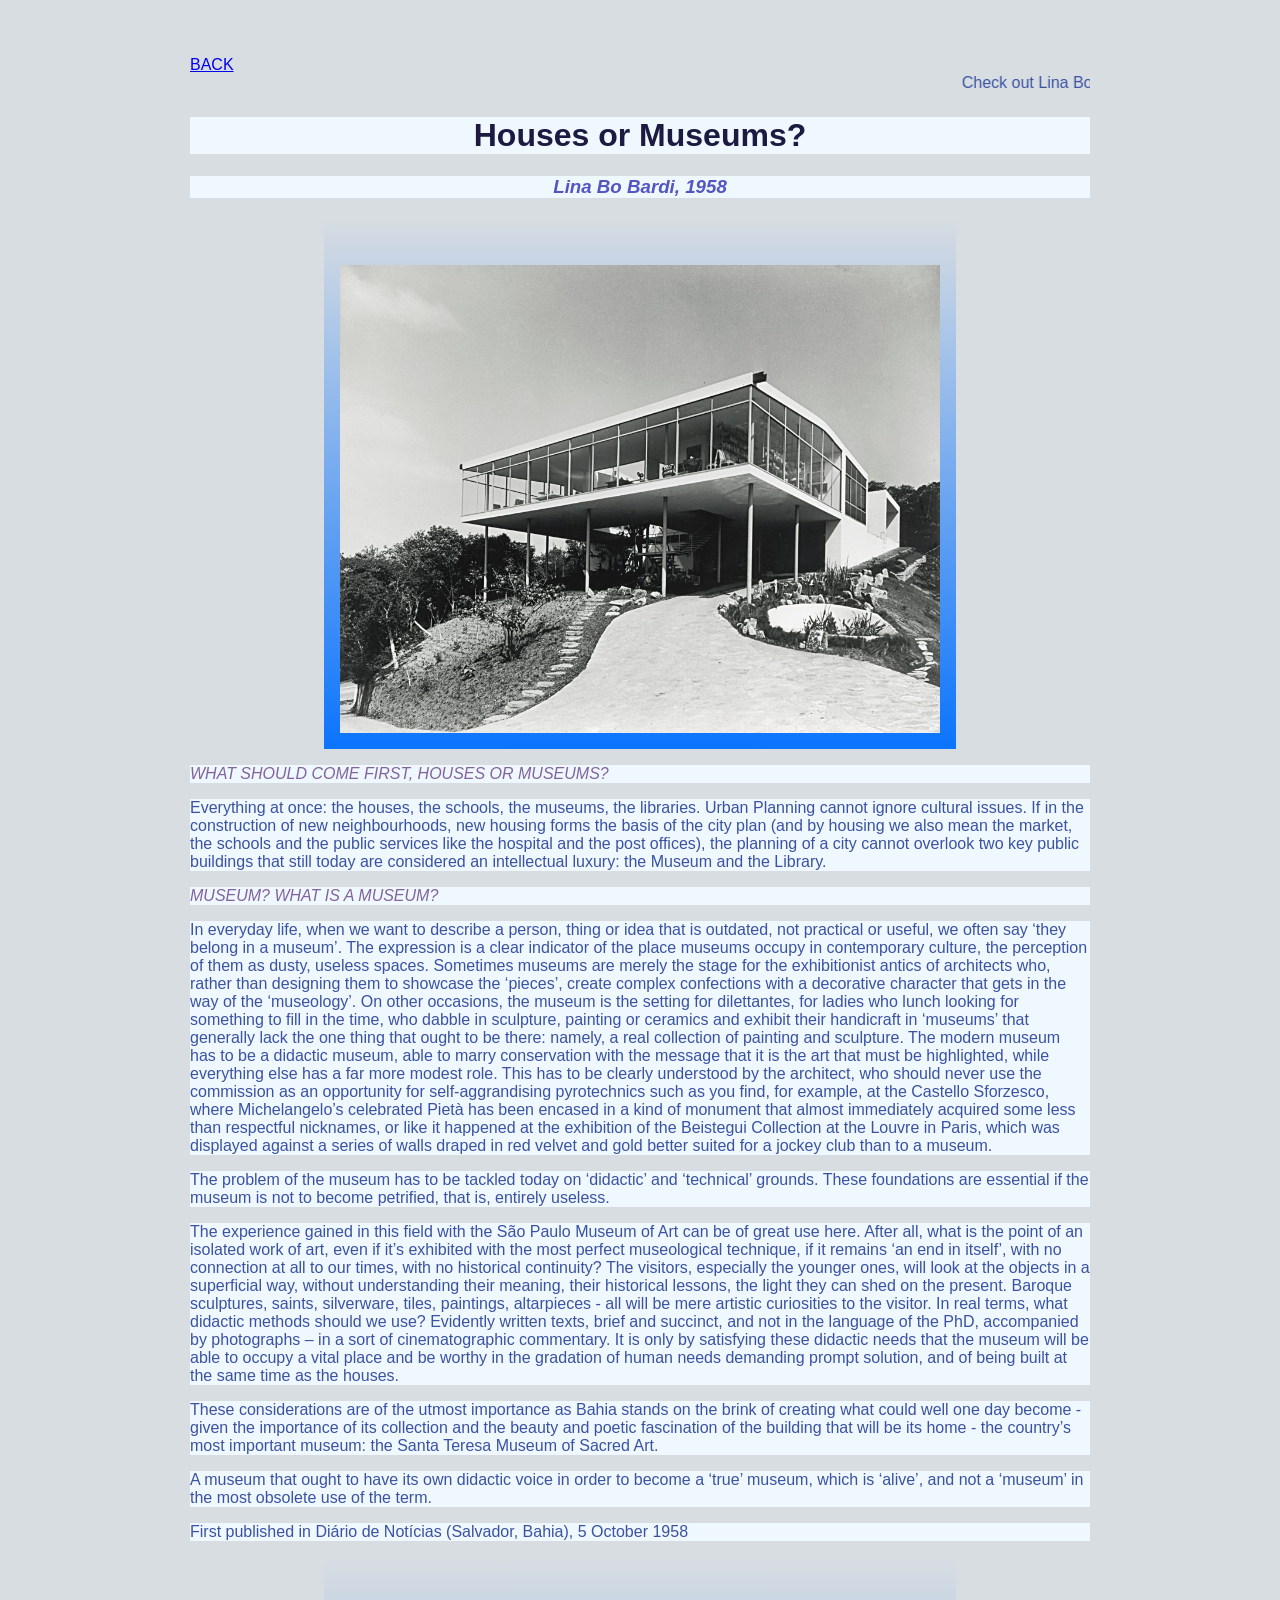
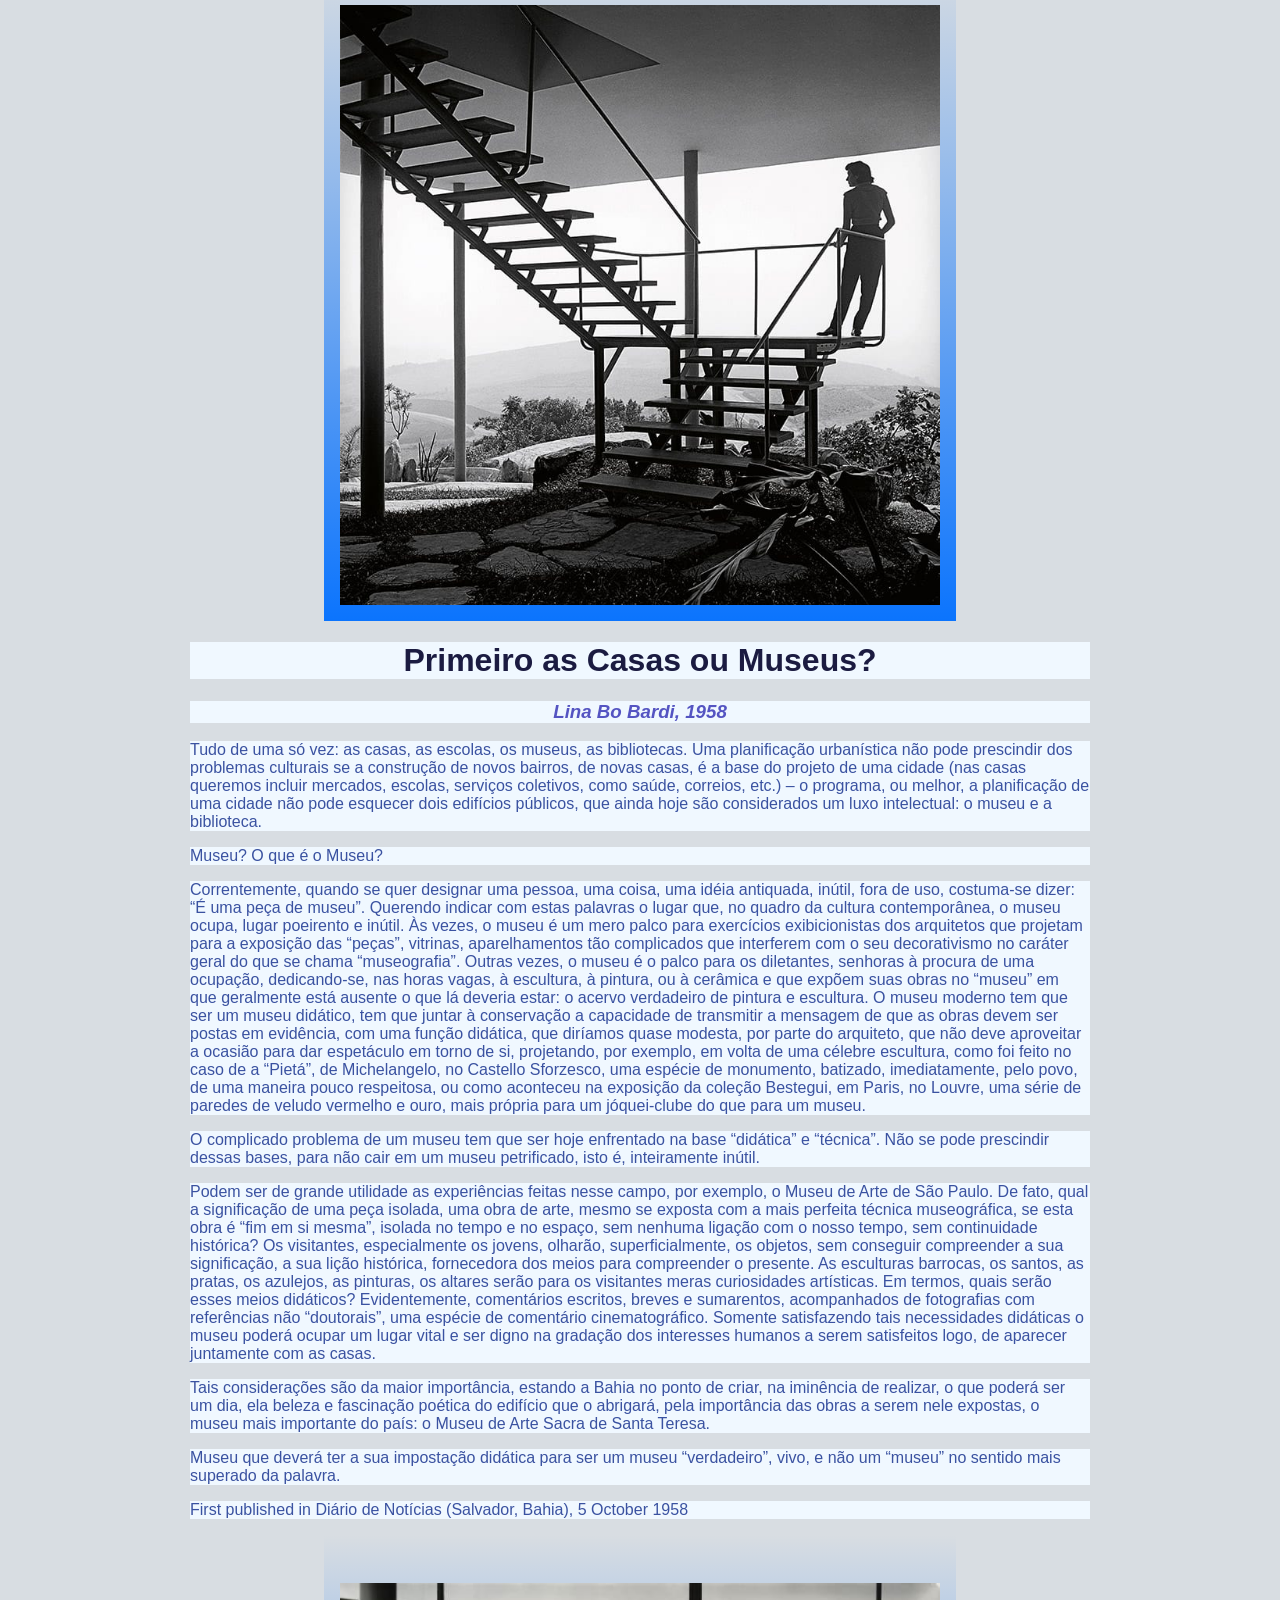
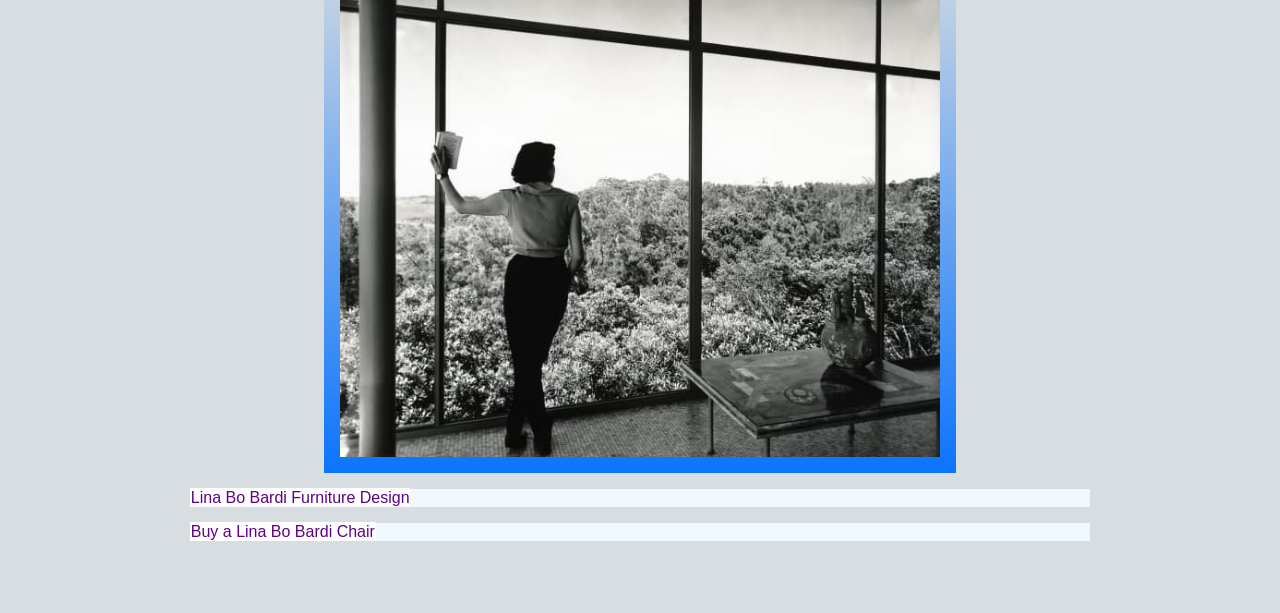
<file: starter_code_week_04/houses_or_mumseum_with_styles_v2/index.html>
<!DOCTYPE html>
<html lang="en">
<link rel="stylesheet" href="./styles.css">
<head>
    <meta charset="UTF-8">
    <title>Exercise 01 | Houses or Museums?</title>
</head>
<body>
    <div>
        <a href="../../index.html">BACK</a>   
    </div>
    <div> 
        <marquee> Check out Lina Bo Bardi's Furniture Design with the Link Below!</marquee>
        <h1>Houses or Museums?</h1>
        <h3>Lina Bo Bardi, 1958</h3>

        <figure>
            <img src="./img/Lina-Bo-Bardi-Glass-House-Casa-de-Vidro-1024x799.jpg" alt="">
        </figure>

        <p><em>What should come first, houses or museums? </em></p>
        <p>Everything at once: the houses, the schools, the museums, the libraries. Urban Planning cannot ignore cultural issues. If in the construction of new neighbourhoods, new housing forms the basis of the city plan (and by housing we also mean the market, the schools and the public services like the hospital and the post offices), the planning of a city cannot overlook two key public buildings that still today are considered an intellectual luxury: the Museum and the Library.</p>

        <p><em>Museum? What is a museum?</em></p>

        <p>In everyday life, when we want to describe a person, thing or idea that is outdated, not practical or useful, we often say ‘they belong in a museum’. The expression is a clear indicator of the place museums occupy in contemporary culture, the perception of them as dusty, useless spaces. Sometimes museums are merely the stage for the exhibitionist antics of architects who, rather than designing them to showcase the ‘pieces’, create complex confections with a decorative character that gets in the way of the ‘museology’. On other occasions, the museum is the setting for dilettantes, for ladies who lunch looking for something to fill in the time, who dabble in sculpture, painting or ceramics and exhibit their handicraft in ‘museums’ that generally lack the one thing that ought to be there: namely, a real collection of painting and sculpture. The modern museum has to be a didactic museum, able to marry conservation with the message that it is the art that must be highlighted, while everything else has a far more modest role. This has to be clearly understood by the architect, who should never use the commission as an opportunity for self-aggrandising pyrotechnics such as you find, for example, at the Castello Sforzesco, where Michelangelo’s celebrated Pietà has been encased in a kind of monument that almost immediately acquired some less than respectful nicknames, or like it happened at the exhibition of the Beistegui Collection at the Louvre in Paris, which was displayed against a series of walls draped in red velvet and gold better suited for a jockey club than to a museum.</p>

        <p>The problem of the museum has to be tackled today on ‘didactic’ and ‘technical’ grounds. These foundations are essential if the museum is not to become petrified, that is, entirely useless.</p>

        <p>The experience gained in this field with the São Paulo Museum of Art can be of great use here. After all, what is the point of an isolated work of art, even if it’s exhibited with the most perfect museological technique, if it remains ‘an end in itself’, with no connection at all to our times, with no historical continuity? The visitors, especially the younger ones, will look at the objects in a superficial way, without understanding their meaning, their historical lessons, the light they can shed on the present. Baroque sculptures, saints, silverware, tiles, paintings, altarpieces - all will be mere artistic curiosities to the visitor. In real terms, what didactic methods should we use? Evidently written texts, brief and succinct, and not in the language of the PhD, accompanied by photographs – in a sort of cinematographic commentary. It is only by satisfying these didactic needs that the museum will be able to occupy a vital place and be worthy in the gradation of human needs demanding prompt solution, and of being built at the same time as the houses.</p>

        <p>These considerations are of the utmost importance as Bahia stands on the brink of creating what could well one day become - given the importance of its collection and the beauty and poetic fascination of the building that will be its home - the country’s most important museum: the Santa Teresa Museum of Sacred Art.</p>

        <p>A museum that ought to have its own didactic voice in order to become a ‘true’ museum, which is ‘alive’, and not a ‘museum’ in the most obsolete use of the term.</p>
      
        <p>First published in Diário de Notícias (Salvador, Bahia), 5 October 1958</p>
    </div>

    <figure>
        <img src="../houses_or_mumseum_with_styles_v2/img/ag-1307-linabobardi-final1-1200x1527_1.jpg">
    </figure>

    <div>
        <h1>Primeiro as Casas ou Museus?</h1>
        <h3>Lina Bo Bardi, 1958</h3>

        <p>Tudo de uma só vez: as casas, as escolas, os museus, as bibliotecas. Uma planificação urbanística não pode prescindir dos problemas culturais se a construção de novos bairros, de novas casas, é a base do projeto de uma cidade (nas casas queremos incluir mercados, escolas, serviços coletivos, como saúde, correios, etc.) – o programa, ou melhor, a planificação de uma cidade não pode esquecer dois edifícios públicos, que ainda hoje são considerados um luxo intelectual: o museu e a biblioteca.</p>

        <p>Museu? O que é o Museu? </p>

        <p>Correntemente, quando se quer designar uma pessoa, uma coisa, uma idéia antiquada, inútil, fora de uso, costuma-se dizer: “É uma peça de museu”. Querendo indicar com estas palavras o lugar que, no quadro da cultura contemporânea, o museu ocupa, lugar poeirento e inútil. Às vezes, o museu é um mero palco para exercícios exibicionistas dos arquitetos que projetam para a exposição das “peças”, vitrinas, aparelhamentos tão complicados que interferem com o seu decorativismo no caráter geral do que se chama “museografia”. Outras vezes, o museu é o palco para os diletantes, senhoras à procura de uma ocupação, dedicando-se, nas horas vagas, à escultura, à pintura, ou à cerâmica e que expõem suas obras no “museu” em que geralmente está ausente o que lá deveria estar: o acervo verdadeiro de pintura e escultura. O museu moderno tem que ser um museu didático, tem que juntar à conservação a capacidade de transmitir a mensagem de que as obras devem ser postas em evidência, com uma função didática, que diríamos quase modesta, por parte do arquiteto, que não deve aproveitar a ocasião para dar espetáculo em torno de si, projetando, por exemplo, em volta de uma célebre escultura, como foi feito no caso de a “Pietá”, de Michelangelo, no Castello Sforzesco, uma espécie de monumento, batizado, imediatamente, pelo povo, de uma maneira pouco respeitosa, ou como aconteceu na exposição da coleção Bestegui, em Paris, no Louvre, uma série de paredes de veludo vermelho e ouro, mais própria para um jóquei-clube do que para um museu.</p>

        <p>O complicado problema de um museu tem que ser hoje enfrentado na base “didática” e “técnica”. Não se pode prescindir dessas bases, para não cair em um museu petrificado, isto é, inteiramente inútil.</p>

        <p>Podem ser de grande utilidade as experiências feitas nesse campo, por exemplo, o Museu de Arte de São Paulo. De fato, qual a significação de uma peça isolada, uma obra de arte, mesmo se exposta com a mais perfeita técnica museográfica, se esta obra é “fim em si mesma”, isolada no tempo e no espaço, sem nenhuma ligação com o nosso tempo, sem continuidade histórica? Os visitantes, especialmente os jovens, olharão, superficialmente, os objetos, sem conseguir compreender a sua significação, a sua lição histórica, fornecedora dos meios para compreender o presente. As esculturas barrocas, os santos, as pratas, os azulejos, as pinturas, os altares serão para os visitantes meras curiosidades artísticas. Em termos, quais serão esses meios didáticos? Evidentemente, comentários escritos, breves e sumarentos, acompanhados de fotografias com referências não “doutorais”, uma espécie de comentário cinematográfico. Somente satisfazendo tais necessidades didáticas o museu poderá ocupar um lugar vital e ser digno na gradação dos interesses humanos a serem satisfeitos logo, de aparecer juntamente com as casas.</p>

        <p>Tais considerações são da maior importância, estando a Bahia no ponto de criar, na iminência de realizar, o que poderá ser um dia, ela beleza e fascinação poética do edifício que o abrigará, pela importância das obras a serem nele expostas, o museu mais importante do país: o Museu de Arte Sacra de Santa Teresa.</p>

        <p>Museu que deverá ter a sua impostação didática para ser um museu “verdadeiro”, vivo, e não um “museu” no sentido mais superado da palavra.</p>
    
        <p>First published in Diário de Notícias (Salvador, Bahia), 5 October 1958</p>

        <figure>
            <img src="../houses_or_mumseum_with_styles_v2/img/lina-bo-bardi-at-the-glass-house-window-foto-francisco-albuquerque.jpg">
        </figure>
        
        <p>
            <a class="neon" href="https://www.bossafurniture.com/artists/32-lina-bo-bardi/">Lina Bo Bardi Furniture Design</a></p>
        </p>

        <p>
            <a class="neon" href="https://emporiumbrazildesign.com/product-category/designer/lina-bo-bardi/">Buy a Lina Bo Bardi Chair</a></p>
        </p>

    </div>
    
</body>
</html>
</file>
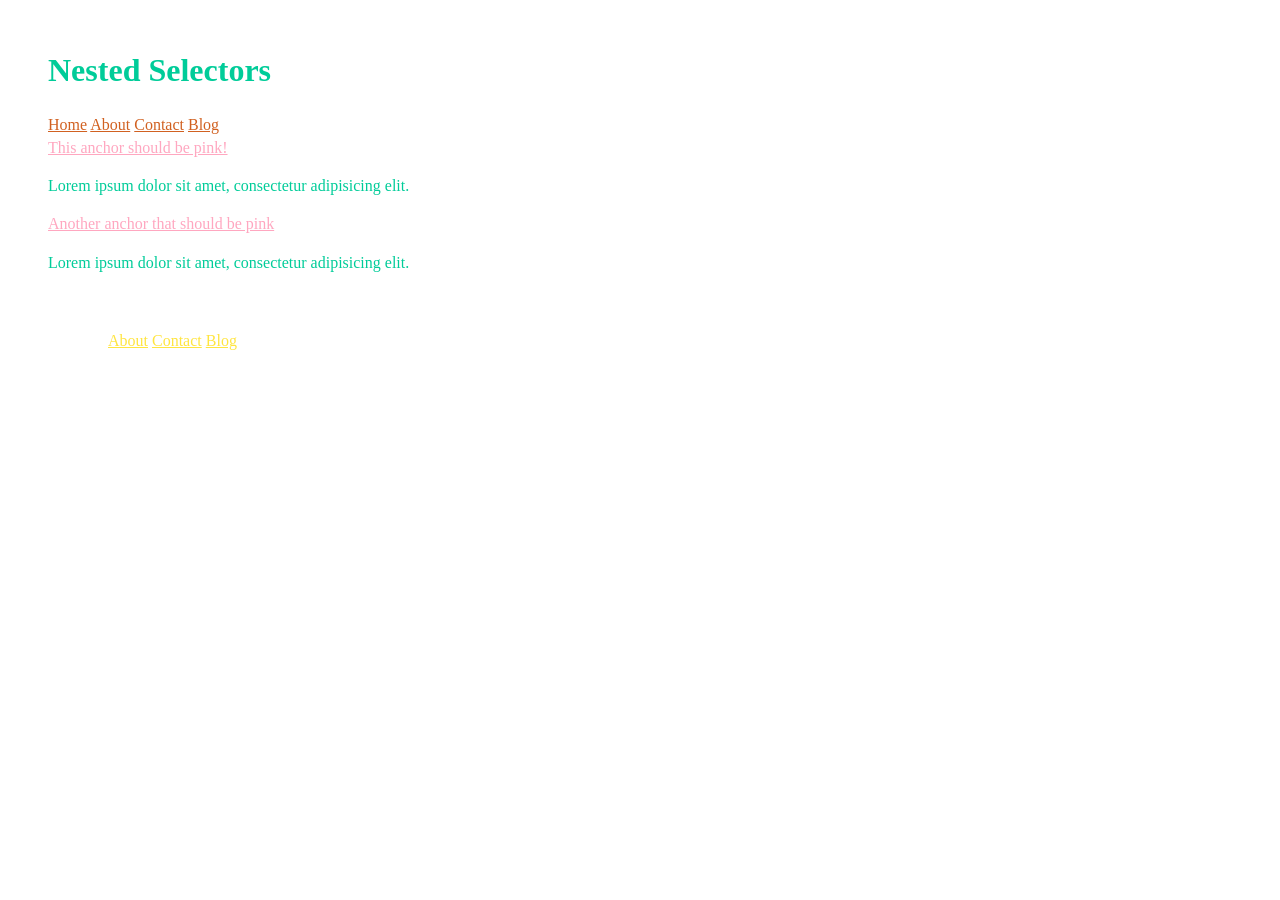
<file: starter_code_week_04/nested_selectors/index.html>
<!DOCTYPE html>
<html>
	<head>
		<meta charset="utf-8">
		<title>Nested Selectors</title>

		<link rel="stylesheet" href="css/style.css">

	</head>
	<body>

		<header>
			<h1>Nested Selectors</h1>
			<nav>
				<a href="">Home</a>
				<a href="">About</a>
				<a href="">Contact</a>
				<a href="">Blog</a>
			</nav>
		</header>
		

		<a href="#">This anchor should be pink!</a>
		<p>Lorem ipsum dolor sit amet, consectetur adipisicing elit.</p>


		<a href="">Another anchor that should be pink</a>

		<p>Lorem ipsum dolor sit amet, consectetur adipisicing elit.</p>

		<footer>
			<nav>
				<a href="">About</a>
				<a href="">Contact</a>
				<a href="">Blog</a>
			</nav>
		</footer>


	</body>
</html>
</file>
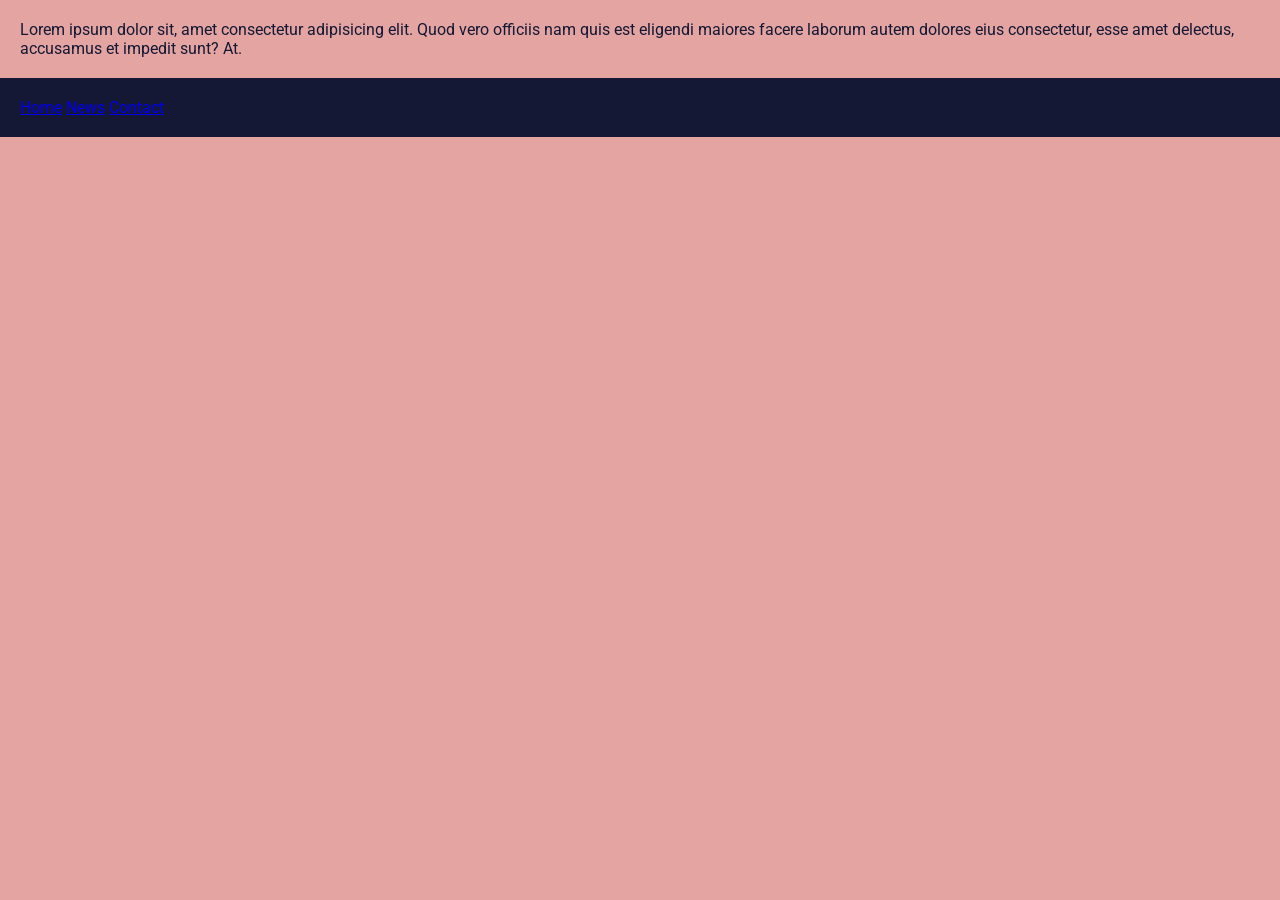
<file: starter_code_week_04/positioning_lab/index.html>
<!DOCTYPE html>
<html lang="en">
<head>
    <meta charset="UTF-8">
    <meta name="viewport" content="width=device-width, initial-scale=1.0">
    <title>Positioning Lab</title>
    <link rel="preconnect" href="https://fonts.googleapis.com">
<link rel="preconnect" href="https://fonts.gstatic.com" crossorigin>
<link href="https://fonts.googleapis.com/css2?family=Roboto&display=swap" rel="stylesheet">
    <link rel="stylesheet" href="styles.css">
</head>
<body>
    <div class="container">
        <main>
            <!-- 1. uncomment the image and comment out the paragraph -->
            <!-- <figure>
                <img src="https://d2w9rnfcy7mm78.cloudfront.net/20699064/original_bb8f3a82da91f9f865cd91ccff42b352.jpg" alt="">
                <figcaption>Designed by Andrés Reisinger</figcaption>
            </figure> -->
            <p>
                Lorem ipsum dolor sit, amet consectetur adipisicing elit. Quod vero officiis nam quis est eligendi maiores facere laborum autem dolores eius consectetur, esse amet delectus, accusamus et impedit sunt? At.
            </p>
        </main>
        <footer>
            <a href="#home">Home</a>
            <a href="#news">News</a>
            <a href="#contact">Contact</a>
        </footer>
      </div>    
</body>
</html>
</file>
<file: Project 02/styles.css>
* {
    padding: 0;
    margin: 0;
    box-sizing: border-box;
}
h1{
    font-family: Impact, Haettenschweiler, 'Arial Narrow Bold', sans-serif;
    color: #ffb8d4;
    height: 100%;
    padding-top: 20px;
    padding-bottom: 20px;
    text-align: center;
}
h3{
    color: rgb(95, 95, 95);
    text-align-last: center;
    padding-top: 6px;
}
body {
    font-family: 'Franklin Gothic Medium', 'Arial Narrow', Arial, sans-serif;
    font-size: small;
    color: rgb(162, 162, 162);
    height: 100%;
    background-color: rgb(255, 248, 248);
    padding-left: 10px;
    padding-right: 10px;
    align-content: center;
}

.grid-container {
    display: grid;
    grid-template-columns: 1fr 1fr 1fr;
    grid-gap: 2em;
    align-items: start;
    grid-template-rows: 1fr 1fr;
    grid-template-rows: min-content;
}

article {
    padding: 20px;
    border: 6px solid #5389ff;
    background: #d3edff;
    border-radius: 30px;
}
.image-container img {
    width: 100%;
}
footer{
    padding-top: 150px;
}
</file>
<file: starter_code_week_04/css_practice/css/style.css>
/*------ PART 1 -------------------------*/
/* 1. Change the background-color for the body to #1695A3*/
body {
background-color: #1695A3;
color: #FFFFFF;
}

/* 2. Change the text color for the body to #FFFFFF*/


/* 3. Change the text color for the paragraph element to #EB7F00*/

p{
    color: #EB7F00;
    font-size: 40px;
    font-weight: bold;
}

/*------ PART 2 -------------------------*/
/*1. Center the h3*/
h3 {
text-align: center;
}

/*2. Change the font-size of the paragraph element to 40px and the font-weight to bold*/

/*3. Change the text color for the paragraph element to #EB7F00*/


/*4. Remove the default underline from the anchor tag below*/
a{
    text-decoration: none;
    color: #FFFFFF;
}
</file>
<file: starter_code_week_04/full_height_webpage/style.css>
* {
    margin: 0;
    padding: 0;
    box-sizing: border-box;
  }
  
  html,
  body {
    height: 100%;
  }
  
  body {
    font-family: "Roboto", sans-serif;
    min-height: 100vh;
    background-color: papayawhip;
  }
  
  main, header, footer {
    padding: 20px;
    border: 1px solid #000000;
    color: #141414;
  }
  
  header,
  footer {
    height: 20vh;
  }
  
  main {
    height: 60vh;
  }
</file>
<file: starter_code_week_04/gsapp_event_with_styles/styles.css>
* {
    margin: 0;
    padding: 0;
    box-sizing: border-box;
  }
  
  html,
  body {
    height: 100%;
  }
  
  body {
    font-family: "Roboto", sans-serif;
    min-height: 100vh;
    background-color: papayawhip;
  }
  
  main, header, footer {
    padding: 20px;
    border: 1px solid #000000;
    color: #141414;
  }
  
  header,
  footer {
    height: 20vh;
  }
  
  main {
    height: 60vh;
  }

body {
    font-family: 'Inclusive Sans', sans-serif;
}
.neon {
    text-decoration: none;
    color: #00d200;
}

.bold {
    font-weight: bold;
}
</file>
<file: starter_code_week_04/houses_or_mumseum_with_styles/styles.css>
* {
  margin: 0;
  padding: 0;
  box-sizing: border-box;
}

html,
body {
  height: 100%;
}

body {
  font-family: Arial, Helvetica, sans-serif;
  min-height: 100vh;
  padding: 3rem 3rem 3rem;
  background-color: aliceblue;
  color: rgb(128, 128, 128);
  margin-left: auto;
  margin-right: auto;
  max-width: 8;
}
img {
  padding: 3rem 1rem 1rem;
  background: linear-gradient(to top, hwb(234 0% 0% / 0.95), hwb(235 46% 40% / 0));
  object-fit: contain;
  display: block;
  margin-left: auto;
  margin-right: auto;
  max-width: 900px;
  transform: translateX(0%);
}
  h1 {
    font-family: 'Gill Sans', 'Gill Sans MT', Calibri, 'Trebuchet MS', sans-serif;
    text-align: center;
    color: rgb(19, 19, 126);
  }
  h3 {
    font-family: 'Gill Sans', 'Gill Sans MT', Calibri, 'Trebuchet MS', sans-serif;
    text-align: center;
    font-style: oblique;
    color: rgb(84, 84, 194);
    }
    em{
      font-family: 'Gill Sans', 'Gill Sans MT', Calibri, 'Trebuchet MS', sans-serif;
      text-transform: uppercase;
      color: black;
    }
    #first {
      background-color: red;
      width: auto;
      font-family: Arial;
    }
    
    #second {
      background-color: #19A5BD;
      width: 200px;
      font-family: Times New Roman;
    }
    
    #third {
      background-color: rgb(253, 143, 89);
      width: 50%;
      font-family: Courier;
    }
    
    div {
      margin: 10px;
      padding: 5px;
    }
</file>
<file: starter_code_week_04/houses_or_mumseum_with_styles_v2/styles.css>
img {
  padding: 3rem 1rem 1rem;
  background: linear-gradient(to top, hwb(214 0% 0% / 0.95), hwb(235 46% 40% / 0));
  object-fit: contain;
  display: block;
  margin-left: auto;
  margin-right: auto;
  max-width: 600px;
  transform: translateX(0%);
}
  body {
    font-family: Arial, Helvetica, sans-serif;
    min-height: 100vh;
    padding: 3rem 3rem 3rem;
    background-color: rgb(216, 221, 226);
    color: rgb(58, 82, 161);
    margin-left: auto;
    margin-right: auto;
    max-width: 900px;
  }
  h1 {
    font-family: 'Gill Sans', 'Gill Sans MT', Calibri, 'Trebuchet MS', sans-serif;
    text-align: center;
    color: rgb(27, 27, 65);
    background-color: aliceblue;
  }
  h3 {
    font-family: 'Gill Sans', 'Gill Sans MT', Calibri, 'Trebuchet MS', sans-serif;
    text-align: center;
    font-style: oblique;
    color: rgb(84, 84, 194);
    background-color: aliceblue;
    }
    em{
      font-family: 'Gill Sans', 'Gill Sans MT', Calibri, 'Trebuchet MS', sans-serif;
      text-transform: uppercase;
      color: rgb(129, 100, 156);
    }
    .neon {
      padding: 0.05rem 0.05rem 0.05rem;
      background-color: rgb(255, 255, 255);
      text-decoration: none;
      color: #5e0283;
      font-family: Verdana, Geneva, Tahoma, sans-serif;
  }
 p{
    background-color: aliceblue;
  }
</file>
<file: starter_code_week_04/nested_selectors/css/style.css>
body {
  font-family: Georgia, serif;
  line-height: 1.4;
  margin: 3em;
	color: #00CC99;
}



/* Step 1: First make all the anchors on the page #FFA7C0 */
a{
  color: #ffa7c0;
}

/* Step 2: Then make the anchors within the header nav #D16121 */
header a {
  color: #d16121;
}

/* Step 3: Lastly, make the anchors in the footer nav #FFE540 */
Footer {
  padding: 40px 60px;
}
footer a {
  color:#FFE540
}
</file>
<file: starter_code_week_04/positioning_lab/styles.css>
* {
        margin: 0;
        padding: 0;
        box-sizing: border-box;
    }

    html,
    body {
        height: 100%;
    }

    body {
        font-family: "Roboto", sans-serif;
        background-color: #E4A4A1;
    }

    main, footer {
        padding: 20px;
    }

    main {
        color: #141835;
    }

    footer {
        /* 1. Move the footer to the bottom of the viewport using the fixed property */
        /* 2. Set the footer to the bottom of the viewport */
        /* 3. Make sure the footer has a width that is as wide as the viewport */
        background: #141835;
    }

    footer a {
        /* 4. Change the default color for the text from blue to #FFFFFF */
        /* 5. Remove the default underline using the text-decoration property */
    }

    /* Write the code for the image here */
</file>
